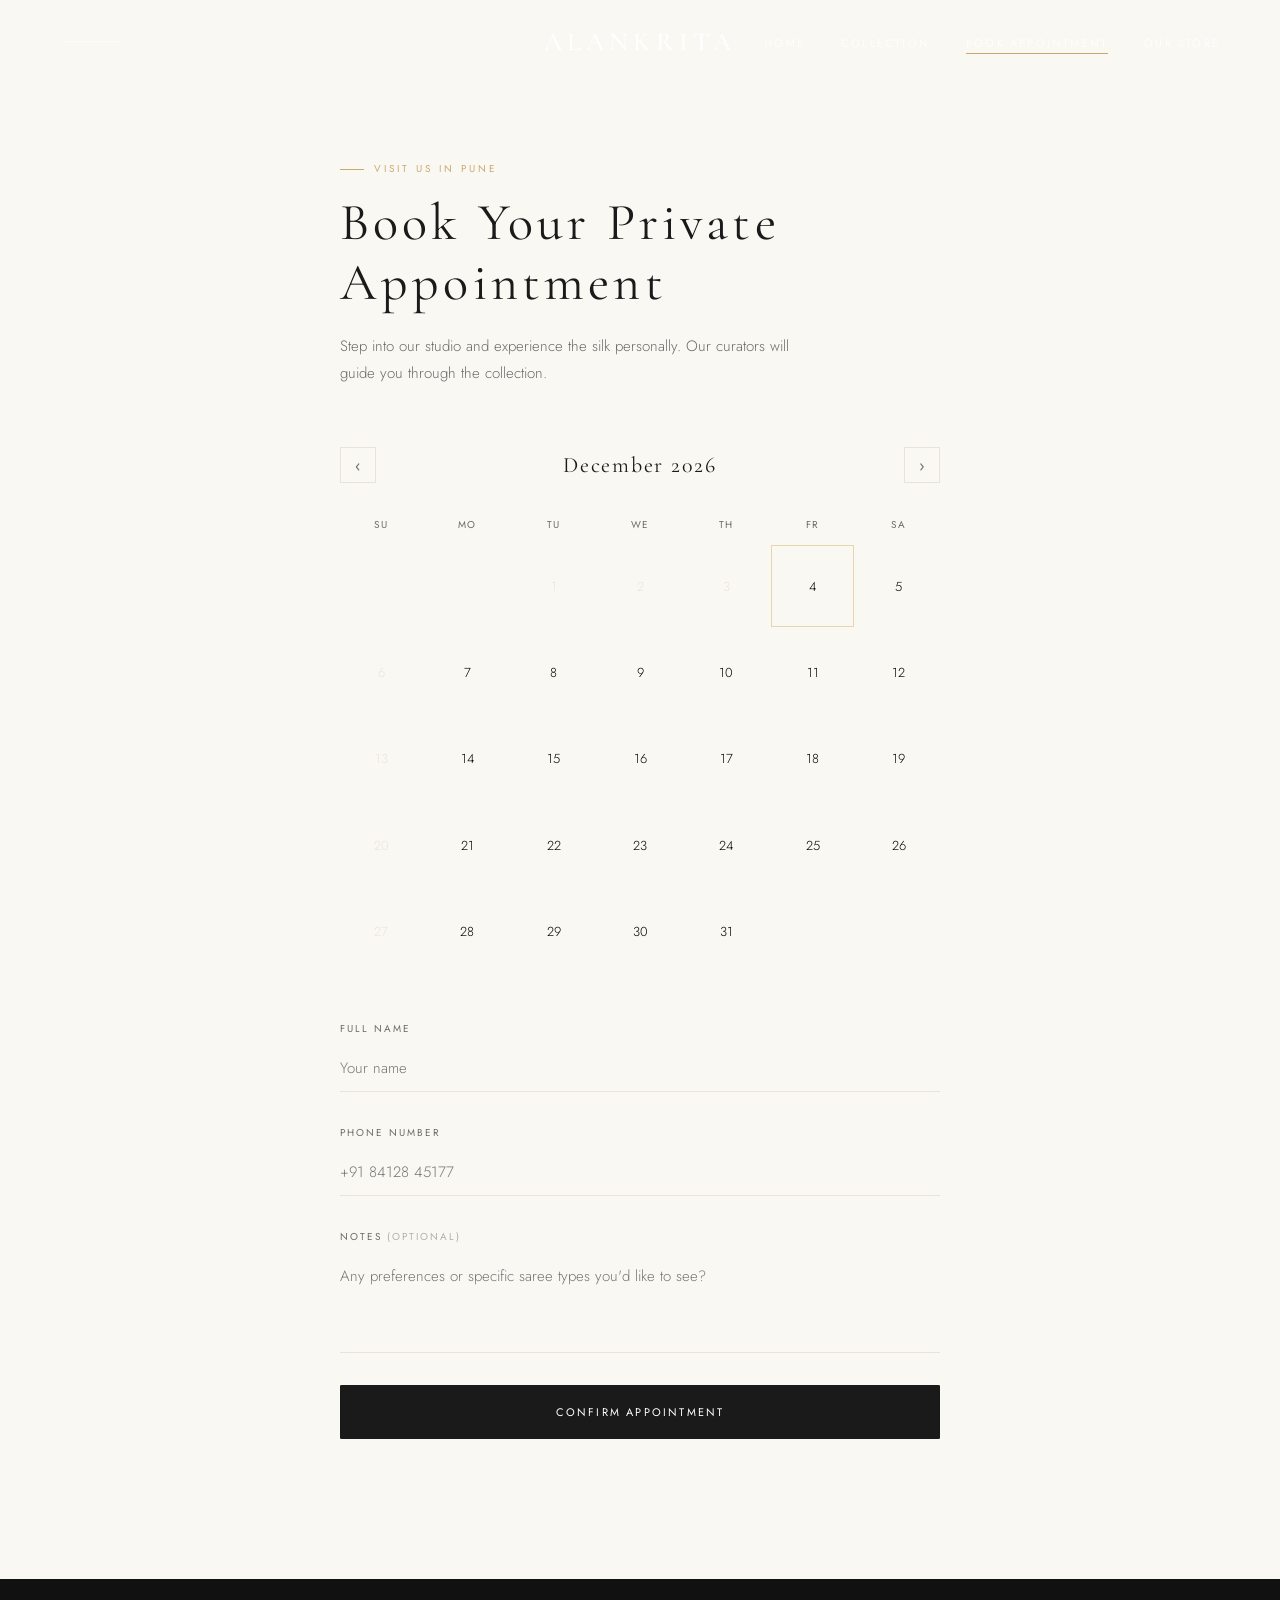
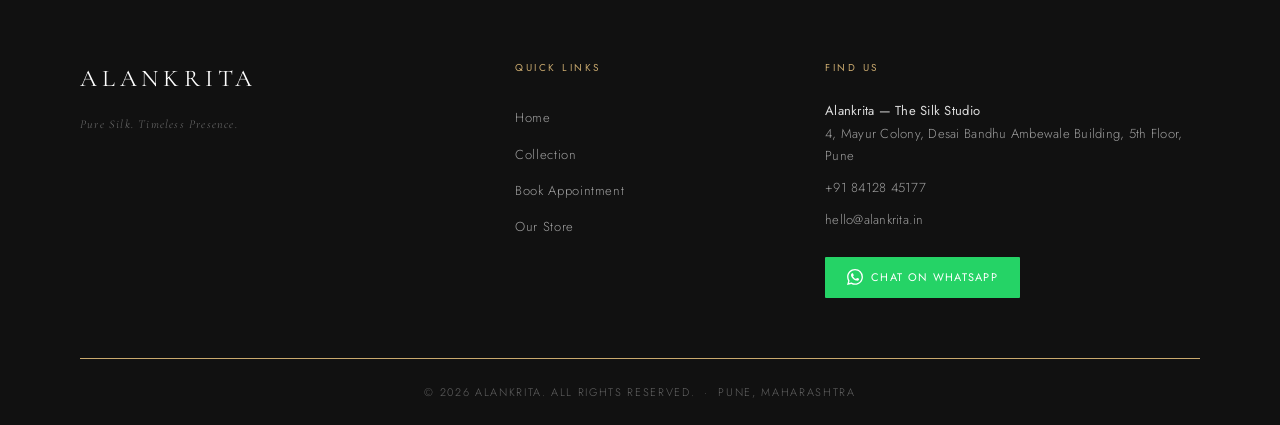
<file: appointment.html>
<!DOCTYPE html>
<html lang="en">
<head>
  <meta charset="UTF-8" />
  <meta name="viewport" content="width=device-width, initial-scale=1.0" />
  <title>Book Appointment — Alankrita</title>
  <meta name="description" content="Book a private silk saree viewing appointment at the Alankrita studio in Pune." />
  <link rel="preconnect" href="https://fonts.googleapis.com" />
  <link rel="preconnect" href="https://fonts.gstatic.com" crossorigin />
  <link rel="stylesheet" href="style.css" />
  <link rel="stylesheet" href="animations.css" />
</head>
<body>

  <!-- NAVBAR -->
  <nav class="navbar" id="navbar">
    <div class="nav-left">
      <div class="nav-left-line"></div>
    </div>
    <a href="index.html" class="nav-logo">Alankrita</a>
    <ul class="nav-links">
      <li><a href="index.html">Home</a></li>
      <li><a href="collection.html">Collection</a></li>
      <li><a href="appointment.html" class="active">Book Appointment</a></li>
      <li><a href="store.html">Our Store</a></li>
    </ul>
    <button class="nav-hamburger" id="hamburger" aria-label="Open menu">
      <span></span><span></span><span></span>
    </button>
  </nav>

  <nav class="nav-mobile-drawer" id="mobileDrawer">
    <a href="index.html">Home</a>
    <a href="collection.html">Collection</a>
    <a href="appointment.html">Book Appointment</a>
    <a href="store.html">Our Store</a>
  </nav>
  <div class="nav-overlay" id="navOverlay"></div>

  <!-- PAGE CONTENT -->
  <div class="appointment-page">
    <div class="appointment-container">

      <!-- Heading -->
      <span class="gold-label reveal">Visit Us in Pune</span>
      <h1 class="appointment-heading reveal reveal-delay-1">Book Your Private<br>Appointment</h1>
      <p class="appointment-sub reveal reveal-delay-2">
        Step into our studio and experience the silk personally. Our curators will guide you through the collection.
      </p>

      <!-- ── FORM SECTION ─────────────────────────────────────── -->
      <div id="apptFormSection">

        <!-- Calendar -->
        <div class="calendar-wrap reveal reveal-delay-1">
          <div class="calendar-header">
            <button class="calendar-nav-btn" id="calPrev" aria-label="Previous month">&#8249;</button>
            <div class="calendar-month" id="calendarMonth">June 2026</div>
            <button class="calendar-nav-btn" id="calNext" aria-label="Next month">&#8250;</button>
          </div>
          <div class="calendar-grid" id="calendarGrid">
            <!-- Rendered by appointment.js -->
          </div>
        </div>

        <!-- Time slots (hidden until date selected) -->
        <div class="time-slots-wrap reveal reveal-delay-2" id="timeSlotsWrap" style="display:none;">
          <div class="time-slots-title">Select a Time</div>
          <div class="time-slots-grid" id="timeSlotsGrid">
            <!-- Rendered by appointment.js -->
          </div>
        </div>

        <!-- Form -->
        <form class="appt-form reveal reveal-delay-3" id="appointmentForm" novalidate>
          <div class="appt-field">
            <label class="appt-label" for="apptName">Full Name</label>
            <input class="appt-input" type="text" id="apptName" name="name" placeholder="Your name" required />
          </div>
          <div class="appt-field">
            <label class="appt-label" for="apptPhone">Phone Number</label>
            <input class="appt-input" type="tel" id="apptPhone" name="phone" placeholder="+91 84128 45177" required />
          </div>
          <div class="appt-field">
            <label class="appt-label" for="apptNotes">Notes <span style="opacity:0.5;">(optional)</span></label>
            <textarea class="appt-textarea" id="apptNotes" name="notes" placeholder="Any preferences or specific saree types you'd like to see?"></textarea>
          </div>
          <button type="submit" class="btn btn-dark btn-full" style="padding:18px 40px;font-size:11px;letter-spacing:0.2em;">
            Confirm Appointment
          </button>
        </form>
      </div>

      <!-- ── CONFIRMATION CARD ─────────────────────────────────── -->
      <div class="confirmation-card" id="confirmationCard">
        <div class="confirmation-icon">
          <svg viewBox="0 0 24 24"><polyline points="20 6 9 17 4 12"/></svg>
        </div>
        <h2 class="confirmation-title">Your appointment is confirmed.</h2>
        <p class="confirmation-detail" id="confirmationDetail">
          <!-- Filled by JS -->
        </p>
        <a href="#" class="btn-whatsapp" id="confirmWhatsapp" target="_blank" rel="noopener" style="display:inline-flex;margin:0 auto 32px;">
          <svg viewBox="0 0 24 24"><path d="M17.472 14.382c-.297-.149-1.758-.867-2.03-.967-.273-.099-.471-.148-.67.15-.197.297-.767.966-.94 1.164-.173.199-.347.223-.644.075-.297-.15-1.255-.463-2.39-1.475-.883-.788-1.48-1.761-1.653-2.059-.173-.297-.018-.458.13-.606.134-.133.298-.347.446-.52.149-.174.198-.298.298-.497.099-.198.05-.371-.025-.52-.075-.149-.669-1.612-.916-2.207-.242-.579-.487-.5-.669-.51-.173-.008-.371-.01-.57-.01-.198 0-.52.074-.792.372-.272.297-1.04 1.016-1.04 2.479 0 1.462 1.065 2.875 1.213 3.074.149.198 2.096 3.2 5.077 4.487.709.306 1.262.489 1.694.625.712.227 1.36.195 1.871.118.571-.085 1.758-.719 2.006-1.413.248-.694.248-1.289.173-1.413-.074-.124-.272-.198-.57-.347m-5.421 7.403h-.004a9.87 9.87 0 01-5.031-1.378l-.361-.214-3.741.982.998-3.648-.235-.374a9.86 9.86 0 01-1.51-5.26c.001-5.45 4.436-9.884 9.888-9.884 2.64 0 5.122 1.03 6.988 2.898a9.825 9.825 0 012.893 6.994c-.003 5.45-4.437 9.884-9.885 9.884m8.413-18.297A11.815 11.815 0 0012.05 0C5.495 0 .16 5.335.157 11.892c0 2.096.547 4.142 1.588 5.945L.057 24l6.305-1.654a11.882 11.882 0 005.683 1.448h.005c6.554 0 11.89-5.335 11.893-11.893a11.821 11.821 0 00-3.48-8.413Z"/></svg>
          Confirm via WhatsApp
        </a>
        <a href="collection.html" class="gold-link" style="display:inline-block;margin-top:8px;">Browse the collection →</a>
      </div>

    </div>
  </div>

  <!-- FOOTER -->
  <footer class="footer">
    <div class="footer-grid">
      <div>
        <div class="footer-logo">Alankrita</div>
        <div class="footer-tagline">Pure Silk. Timeless Presence.</div>
      </div>
      <div>
        <div class="footer-col-title">Quick Links</div>
        <ul class="footer-links">
          <li><a href="index.html">Home</a></li>
          <li><a href="collection.html">Collection</a></li>
          <li><a href="appointment.html">Book Appointment</a></li>
          <li><a href="store.html">Our Store</a></li>
        </ul>
      </div>
      <div>
        <div class="footer-col-title">Find Us</div>
        <p class="footer-contact-item">
          <strong>Alankrita — The Silk Studio</strong><br>
          4, Mayur Colony, Desai Bandhu Ambewale Building, 5th Floor, Pune
        </p>
        <p class="footer-contact-item">+91 84128 45177</p>
        <p class="footer-contact-item">hello@alankrita.in</p>
        <a class="btn-whatsapp" href="https://wa.me/918412845177?text=Hi%2C%20I'm%20interested%20in%20your%20saree%20collection" target="_blank" rel="noopener">
          <svg viewBox="0 0 24 24"><path d="M17.472 14.382c-.297-.149-1.758-.867-2.03-.967-.273-.099-.471-.148-.67.15-.197.297-.767.966-.94 1.164-.173.199-.347.223-.644.075-.297-.15-1.255-.463-2.39-1.475-.883-.788-1.48-1.761-1.653-2.059-.173-.297-.018-.458.13-.606.134-.133.298-.347.446-.52.149-.174.198-.298.298-.497.099-.198.05-.371-.025-.52-.075-.149-.669-1.612-.916-2.207-.242-.579-.487-.5-.669-.51-.173-.008-.371-.01-.57-.01-.198 0-.52.074-.792.372-.272.297-1.04 1.016-1.04 2.479 0 1.462 1.065 2.875 1.213 3.074.149.198 2.096 3.2 5.077 4.487.709.306 1.262.489 1.694.625.712.227 1.36.195 1.871.118.571-.085 1.758-.719 2.006-1.413.248-.694.248-1.289.173-1.413-.074-.124-.272-.198-.57-.347m-5.421 7.403h-.004a9.87 9.87 0 01-5.031-1.378l-.361-.214-3.741.982.998-3.648-.235-.374a9.86 9.86 0 01-1.51-5.26c.001-5.45 4.436-9.884 9.888-9.884 2.64 0 5.122 1.03 6.988 2.898a9.825 9.825 0 012.893 6.994c-.003 5.45-4.437 9.884-9.885 9.884m8.413-18.297A11.815 11.815 0 0012.05 0C5.495 0 .16 5.335.157 11.892c0 2.096.547 4.142 1.588 5.945L.057 24l6.305-1.654a11.882 11.882 0 005.683 1.448h.005c6.554 0 11.89-5.335 11.893-11.893a11.821 11.821 0 00-3.48-8.413Z"/></svg>
          Chat on WhatsApp
        </a>
      </div>
    </div>
    <div class="footer-bottom">
      <p>© 2026 Alankrita. All rights reserved. &nbsp;·&nbsp; Pune, Maharashtra</p>
    </div>
  </footer>

  <script src="main.js"></script>
  <script src="appointment.js"></script>
</body>
</html>
</file>
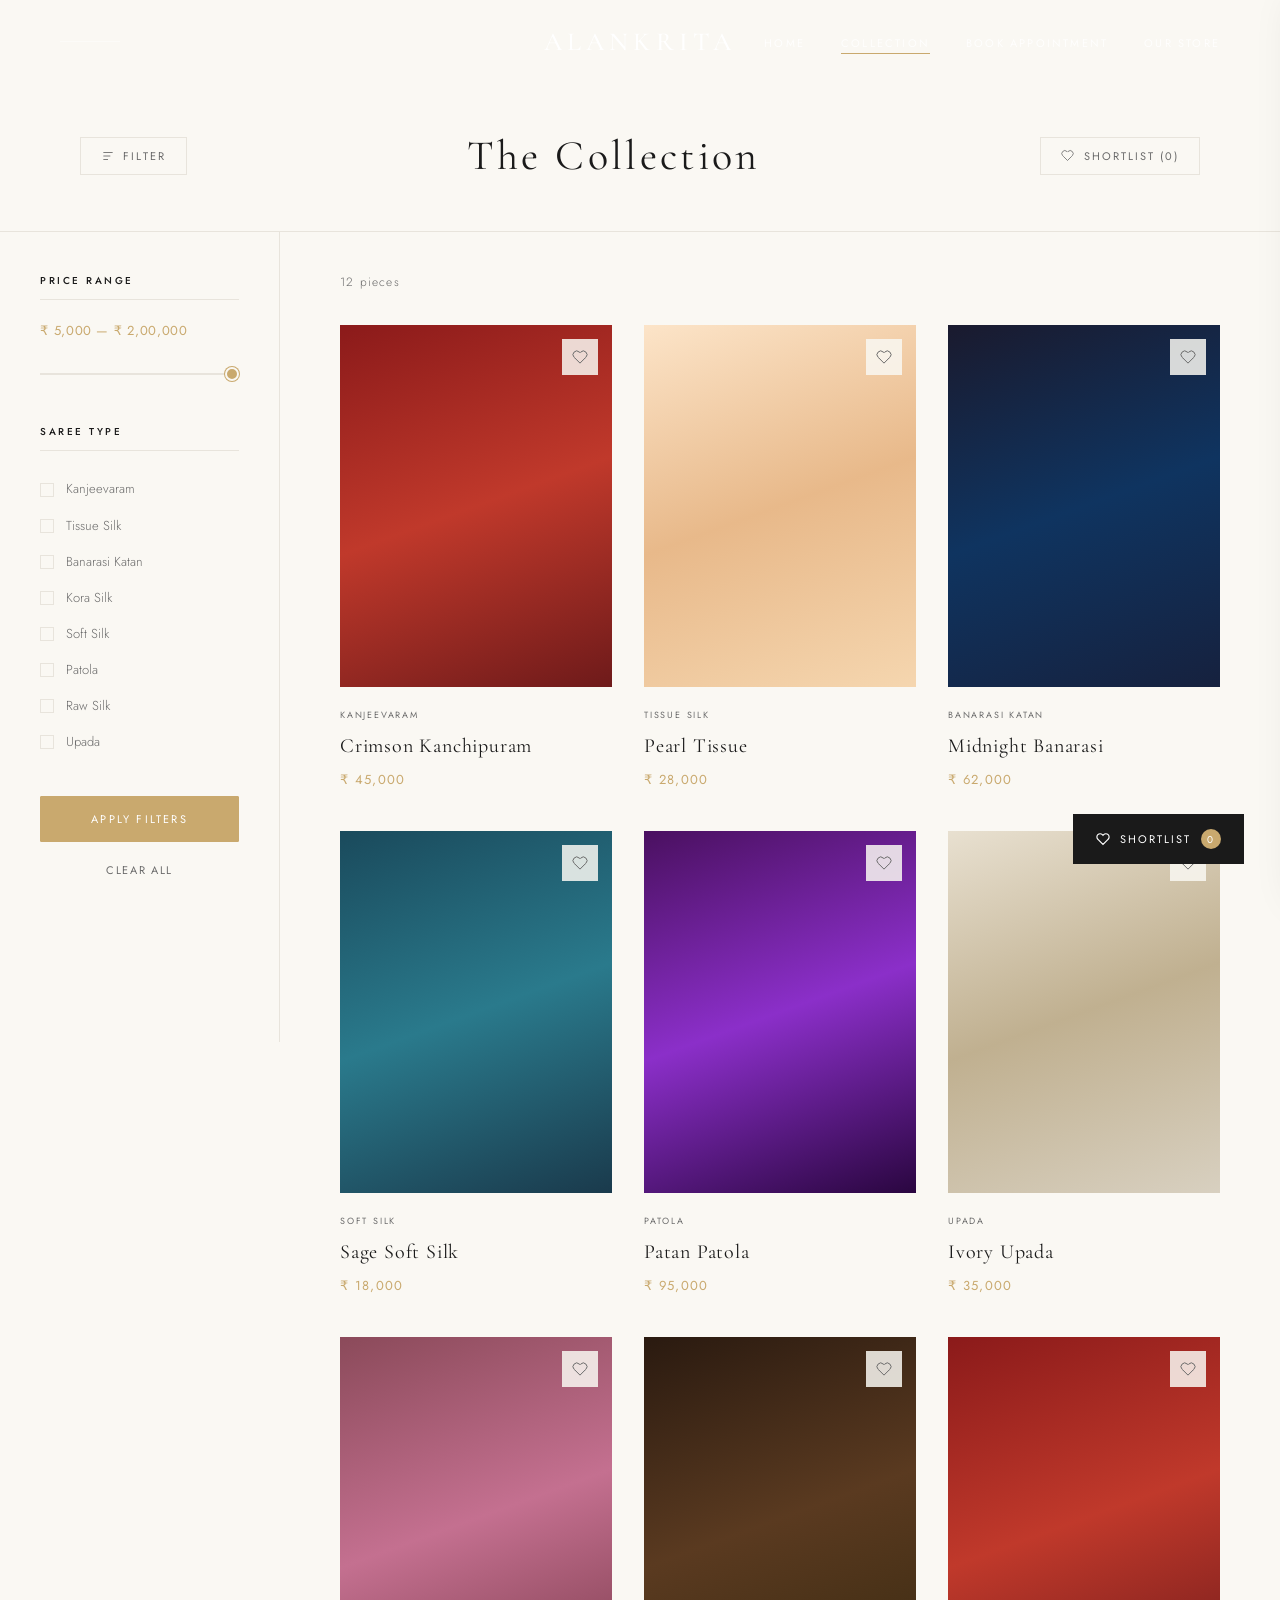
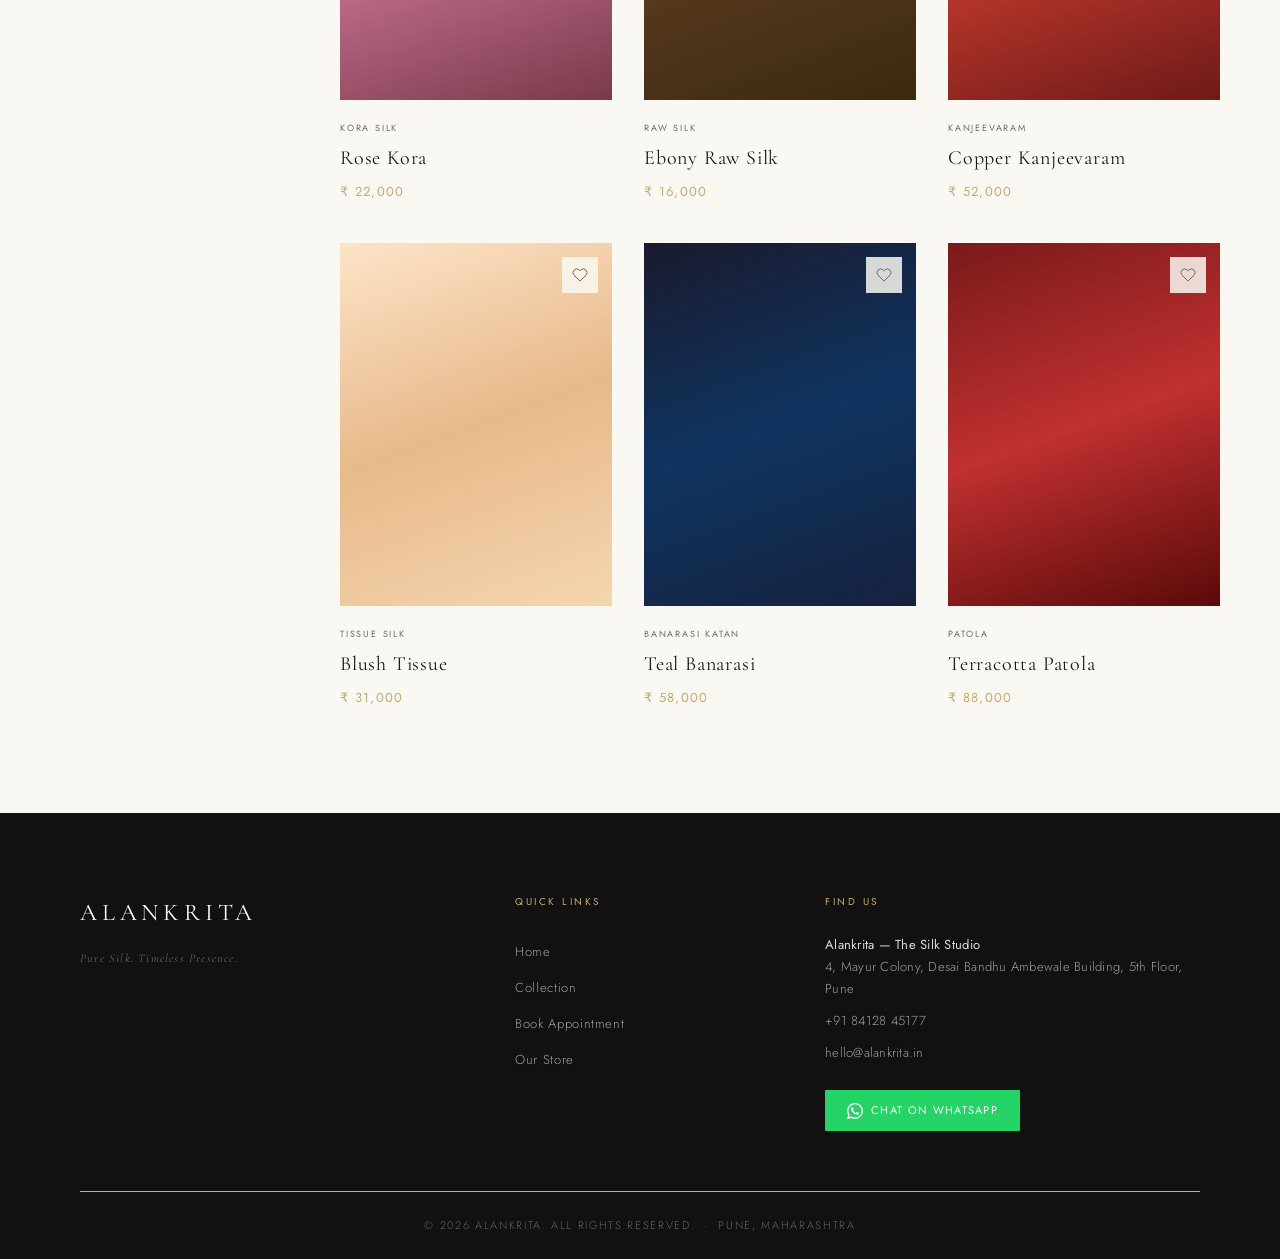
<file: collection.html>
<!DOCTYPE html>
<html lang="en">
<head>
  <meta charset="UTF-8" />
  <meta name="viewport" content="width=device-width, initial-scale=1.0" />
  <title>Collection — Alankrita</title>
  <meta name="description" content="Explore the full Alankrita silk saree collection — Kanjeevaram, Banarasi, Patola, Tissue Silk and more." />
  <link rel="preconnect" href="https://fonts.googleapis.com" />
  <link rel="preconnect" href="https://fonts.gstatic.com" crossorigin />
  <link rel="stylesheet" href="style.css" />
  <link rel="stylesheet" href="animations.css" />
</head>
<body>

  <!-- NAVBAR -->
  <nav class="navbar" id="navbar">
    <div class="nav-left">
      <div class="nav-left-line"></div>
    </div>
    <a href="index.html" class="nav-logo">Alankrita</a>
    <ul class="nav-links">
      <li><a href="index.html">Home</a></li>
      <li><a href="collection.html" class="active">Collection</a></li>
      <li><a href="appointment.html">Book Appointment</a></li>
      <li><a href="store.html">Our Store</a></li>
    </ul>
    <button class="nav-hamburger" id="hamburger" aria-label="Open menu">
      <span></span><span></span><span></span>
    </button>
  </nav>

  <nav class="nav-mobile-drawer" id="mobileDrawer">
    <a href="index.html">Home</a>
    <a href="collection.html">Collection</a>
    <a href="appointment.html">Book Appointment</a>
    <a href="store.html">Our Store</a>
  </nav>
  <div class="nav-overlay" id="navOverlay"></div>

  <!-- TOP BAR -->
  <div class="collection-topbar">
    <button class="filter-toggle-btn" id="filterToggle">
      <svg width="14" height="14" viewBox="0 0 24 24" fill="none" stroke="currentColor" stroke-width="1.5"><line x1="4" y1="6" x2="20" y2="6"/><line x1="4" y1="12" x2="16" y2="12"/><line x1="4" y1="18" x2="12" y2="18"/></svg>
      Filter
    </button>
    <h1 class="collection-title">The Collection</h1>
    <button class="shortlist-count-btn" id="shortlistCountBtn">
      <svg width="13" height="13" viewBox="0 0 24 24" fill="none" stroke="currentColor" stroke-width="1.5"><path d="M20.84 4.61a5.5 5.5 0 0 0-7.78 0L12 5.67l-1.06-1.06a5.5 5.5 0 0 0-7.78 7.78l1.06 1.06L12 21.23l7.78-7.78 1.06-1.06a5.5 5.5 0 0 0 0-7.78z"/></svg>
      <span id="shortlistCountDisplay">SHORTLIST (0)</span>
    </button>
  </div>

  <!-- COLLECTION LAYOUT -->
  <div class="collection-layout">

    <!-- FILTER SIDEBAR -->
    <aside class="filter-sidebar" id="filterSidebar">
      <!-- Price Range -->
      <div class="filter-group">
        <div class="filter-group-title">Price Range</div>
        <div class="price-range-display" id="priceDisplay">₹ 5,000 — ₹ 2,00,000</div>
        <input type="range" class="range-slider" id="priceRange" min="5000" max="200000" step="1000" value="200000" />
      </div>

      <!-- Saree Type -->
      <div class="filter-group">
        <div class="filter-group-title">Saree Type</div>
        <label class="filter-checkbox-item">
          <input type="checkbox" class="type-checkbox" value="Kanjeevaram" />
          <span class="filter-checkbox-label">Kanjeevaram</span>
        </label>
        <label class="filter-checkbox-item">
          <input type="checkbox" class="type-checkbox" value="Tissue Silk" />
          <span class="filter-checkbox-label">Tissue Silk</span>
        </label>
        <label class="filter-checkbox-item">
          <input type="checkbox" class="type-checkbox" value="Banarasi Katan" />
          <span class="filter-checkbox-label">Banarasi Katan</span>
        </label>
        <label class="filter-checkbox-item">
          <input type="checkbox" class="type-checkbox" value="Kora Silk" />
          <span class="filter-checkbox-label">Kora Silk</span>
        </label>
        <label class="filter-checkbox-item">
          <input type="checkbox" class="type-checkbox" value="Soft Silk" />
          <span class="filter-checkbox-label">Soft Silk</span>
        </label>
        <label class="filter-checkbox-item">
          <input type="checkbox" class="type-checkbox" value="Patola" />
          <span class="filter-checkbox-label">Patola</span>
        </label>
        <label class="filter-checkbox-item">
          <input type="checkbox" class="type-checkbox" value="Raw Silk" />
          <span class="filter-checkbox-label">Raw Silk</span>
        </label>
        <label class="filter-checkbox-item">
          <input type="checkbox" class="type-checkbox" value="Upada" />
          <span class="filter-checkbox-label">Upada</span>
        </label>
      </div>

      <button class="btn btn-gold btn-full" id="applyFilters" style="margin-bottom:12px;">Apply Filters</button>
      <button class="filter-clear" id="clearFilters">Clear All</button>
    </aside>

    <!-- PRODUCTS AREA -->
    <main class="products-area">
      <div class="products-count" id="productsCount">12 pieces</div>
      <div class="product-grid" id="productGrid">
        <!-- Rendered by collection.js -->
      </div>
    </main>
  </div>

  <!-- ============================================================
       PRODUCT MODAL
       ============================================================ -->
  <div class="modal-overlay" id="modalOverlay" role="dialog" aria-modal="true">
    <div class="modal-inner">
      <button class="modal-close" id="modalClose" aria-label="Close">×</button>

      <!-- Images -->
      <div class="modal-images">
        <div class="modal-main-image img-placeholder" id="modalMainImage"></div>
        <div class="modal-thumbs">
          <div class="modal-thumb img-placeholder"></div>
          <div class="modal-thumb img-placeholder-ivory"></div>
          <div class="modal-thumb img-placeholder-dark"></div>
        </div>
      </div>

      <!-- Details -->
      <div class="modal-details">
        <div class="modal-type" id="modalType"></div>
        <h2 class="modal-name" id="modalName"></h2>
        <div class="modal-price" id="modalPrice"></div>
        <div class="modal-meta" id="modalMeta"></div>
        <p class="modal-desc" id="modalDesc"></p>
        <div class="modal-actions">
          <button class="btn btn-outline-gold" id="modalShortlistBtn">Add to Shortlist</button>
          <button class="btn btn-dark" id="modalWhatsappBtn">Enquire on WhatsApp</button>
        </div>
      </div>
    </div>
  </div>

  <!-- ============================================================
       SHORTLIST DRAWER
       ============================================================ -->
  <div class="shortlist-overlay" id="shortlistOverlay"></div>

  <div class="shortlist-drawer" id="shortlistDrawer">
    <button class="shortlist-drawer-close" id="shortlistDrawerClose" aria-label="Close shortlist">×</button>
    <h2 class="shortlist-drawer-title">Your Shortlist</h2>
    <div class="shortlist-items" id="shortlistItems">
      <div class="shortlist-empty">Your shortlist is empty.<br>Heart a saree to save it here.</div>
    </div>
    <button class="btn btn-dark btn-full" id="bulkWhatsappBtn" style="margin-top:auto;">
      Enquire All on WhatsApp
    </button>
  </div>

  <!-- SHORTLIST FAB -->
  <button class="shortlist-fab" id="shortlistFab" aria-label="View shortlist">
    <svg width="14" height="14" viewBox="0 0 24 24" fill="none" stroke="currentColor" stroke-width="2"><path d="M20.84 4.61a5.5 5.5 0 0 0-7.78 0L12 5.67l-1.06-1.06a5.5 5.5 0 0 0-7.78 7.78l1.06 1.06L12 21.23l7.78-7.78 1.06-1.06a5.5 5.5 0 0 0 0-7.78z"/></svg>
    Shortlist
    <span class="shortlist-fab-count" id="fabCount">0</span>
  </button>

  <!-- FOOTER -->
  <footer class="footer">
    <div class="footer-grid">
      <div>
        <div class="footer-logo">Alankrita</div>
        <div class="footer-tagline">Pure Silk. Timeless Presence.</div>
      </div>
      <div>
        <div class="footer-col-title">Quick Links</div>
        <ul class="footer-links">
          <li><a href="index.html">Home</a></li>
          <li><a href="collection.html">Collection</a></li>
          <li><a href="appointment.html">Book Appointment</a></li>
          <li><a href="store.html">Our Store</a></li>
        </ul>
      </div>
      <div>
        <div class="footer-col-title">Find Us</div>
        <p class="footer-contact-item">
          <strong>Alankrita — The Silk Studio</strong><br>
          4, Mayur Colony, Desai Bandhu Ambewale Building, 5th Floor, Pune
        </p>
        <p class="footer-contact-item">+91 84128 45177</p>
        <p class="footer-contact-item">hello@alankrita.in</p>
        <a class="btn-whatsapp" href="https://wa.me/918412845177?text=Hi%2C%20I'm%20interested%20in%20your%20saree%20collection" target="_blank" rel="noopener">
          <svg viewBox="0 0 24 24"><path d="M17.472 14.382c-.297-.149-1.758-.867-2.03-.967-.273-.099-.471-.148-.67.15-.197.297-.767.966-.94 1.164-.173.199-.347.223-.644.075-.297-.15-1.255-.463-2.39-1.475-.883-.788-1.48-1.761-1.653-2.059-.173-.297-.018-.458.13-.606.134-.133.298-.347.446-.52.149-.174.198-.298.298-.497.099-.198.05-.371-.025-.52-.075-.149-.669-1.612-.916-2.207-.242-.579-.487-.5-.669-.51-.173-.008-.371-.01-.57-.01-.198 0-.52.074-.792.372-.272.297-1.04 1.016-1.04 2.479 0 1.462 1.065 2.875 1.213 3.074.149.198 2.096 3.2 5.077 4.487.709.306 1.262.489 1.694.625.712.227 1.36.195 1.871.118.571-.085 1.758-.719 2.006-1.413.248-.694.248-1.289.173-1.413-.074-.124-.272-.198-.57-.347m-5.421 7.403h-.004a9.87 9.87 0 01-5.031-1.378l-.361-.214-3.741.982.998-3.648-.235-.374a9.86 9.86 0 01-1.51-5.26c.001-5.45 4.436-9.884 9.888-9.884 2.64 0 5.122 1.03 6.988 2.898a9.825 9.825 0 012.893 6.994c-.003 5.45-4.437 9.884-9.885 9.884m8.413-18.297A11.815 11.815 0 0012.05 0C5.495 0 .16 5.335.157 11.892c0 2.096.547 4.142 1.588 5.945L.057 24l6.305-1.654a11.882 11.882 0 005.683 1.448h.005c6.554 0 11.89-5.335 11.893-11.893a11.821 11.821 0 00-3.48-8.413Z"/></svg>
          Chat on WhatsApp
        </a>
      </div>
    </div>
    <div class="footer-bottom">
      <p>© 2026 Alankrita. All rights reserved. &nbsp;·&nbsp; Pune, Maharashtra</p>
    </div>
  </footer>

  <script src="main.js"></script>
  <script src="collection.js"></script>
</body>
</html>
</file>
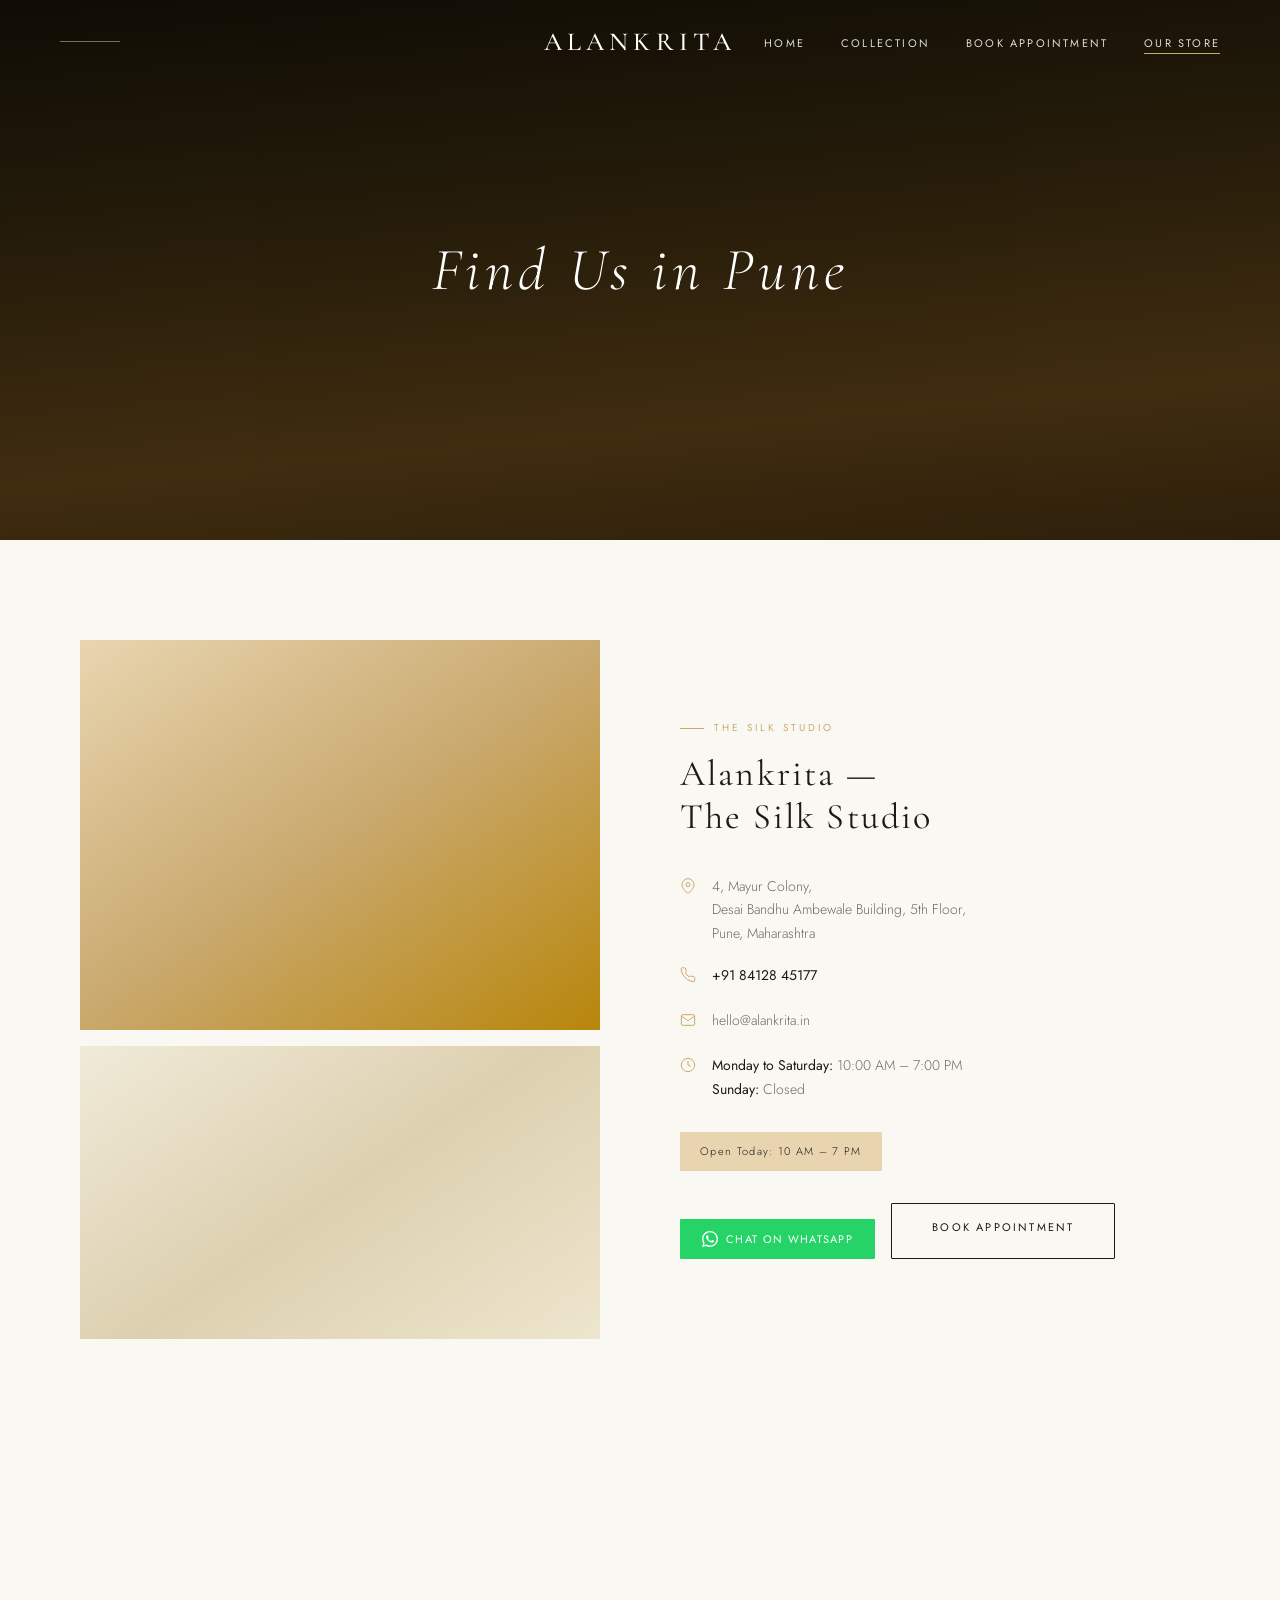
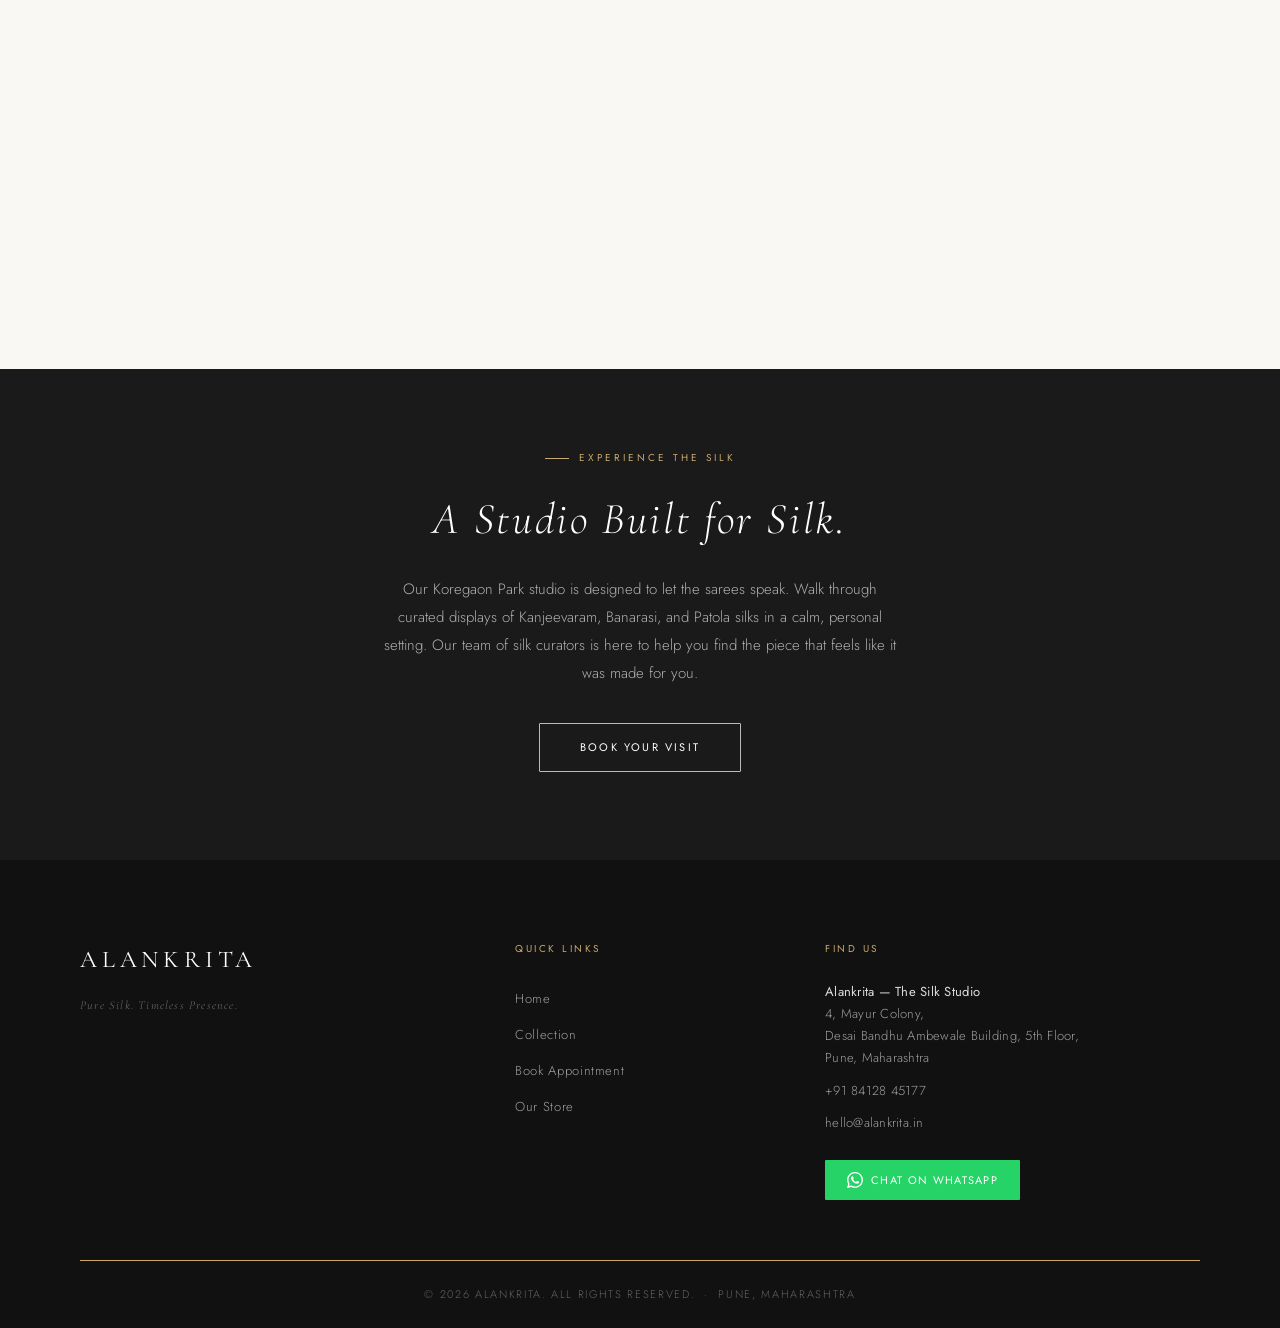
<file: store.html>
<!DOCTYPE html>
<html lang="en">
<head>
  <meta charset="UTF-8" />
  <meta name="viewport" content="width=device-width, initial-scale=1.0" />
  <title>Our Store — Alankrita, Pune</title>
  <meta name="description" content="Visit the Alankrita Silk Studio in Koregaon Park, Pune. Experience luxury silk sarees in person." />
  <link rel="preconnect" href="https://fonts.googleapis.com" />
  <link rel="preconnect" href="https://fonts.gstatic.com" crossorigin />
  <link rel="stylesheet" href="style.css" />
  <link rel="stylesheet" href="animations.css" />
</head>
<body>

  <!-- NAVBAR -->
  <nav class="navbar" id="navbar">
    <div class="nav-left">
      <div class="nav-left-line"></div>
    </div>
    <a href="index.html" class="nav-logo">Alankrita</a>
    <ul class="nav-links">
      <li><a href="index.html">Home</a></li>
      <li><a href="collection.html">Collection</a></li>
      <li><a href="appointment.html">Book Appointment</a></li>
      <li><a href="store.html" class="active">Our Store</a></li>
    </ul>
    <button class="nav-hamburger" id="hamburger" aria-label="Open menu">
      <span></span><span></span><span></span>
    </button>
  </nav>

  <nav class="nav-mobile-drawer" id="mobileDrawer">
    <a href="index.html">Home</a>
    <a href="collection.html">Collection</a>
    <a href="appointment.html">Book Appointment</a>
    <a href="store.html">Our Store</a>
  </nav>
  <div class="nav-overlay" id="navOverlay"></div>

  <!-- ============================================================
       STORE HERO
       ============================================================ -->
  <div class="store-hero" style="margin-top:0;">
    <div class="store-hero-img img-placeholder-dark" style="background:linear-gradient(175deg,#1a1408 0%,#3d2e10 30%,#6B4A1A 60%,#2a1e08 100%);"></div>
    <div class="store-hero-overlay">
      <h1>Find Us in Pune</h1>
    </div>
  </div>

  <!-- ============================================================
       STORE INFO
       ============================================================ -->
  <section class="store-info-section">
    <!-- Store Images -->
    <div class="store-images reveal">
      <div class="store-img-1 img-placeholder" style="background:linear-gradient(145deg,#E8D5B0 0%,#C9A96E 50%,#B8860B 100%);"></div>
      <div class="store-img-2 img-placeholder-ivory" style="background:linear-gradient(145deg,#F0EAD8 0%,#DDD0B0 50%,#EDE5CD 100%);"></div>
    </div>

    <!-- Store Info -->
    <div>
      <span class="gold-label reveal">The Silk Studio</span>
      <h2 class="store-info-name reveal reveal-delay-1">Alankrita —<br>The Silk Studio</h2>

      <!-- Address -->
      <div class="store-info-detail reveal reveal-delay-2">
        <div class="store-info-icon">
          <svg viewBox="0 0 24 24"><path d="M21 10c0 7-9 13-9 13s-9-6-9-13a9 9 0 0 1 18 0z"/><circle cx="12" cy="10" r="3"/></svg>
        </div>
        <div class="store-info-text">
          4, Mayur Colony,<br>
          Desai Bandhu Ambewale Building, 5th Floor,<br>
          Pune, Maharashtra
        </div>
      </div>

      <!-- Phone -->
      <div class="store-info-detail reveal reveal-delay-2">
        <div class="store-info-icon">
          <svg viewBox="0 0 24 24"><path d="M22 16.92v3a2 2 0 0 1-2.18 2 19.79 19.79 0 0 1-8.63-3.07A19.5 19.5 0 0 1 4.69 12 19.79 19.79 0 0 1 1.61 3.4 2 2 0 0 1 3.6 1.22h3a2 2 0 0 1 2 1.72 12.84 12.84 0 0 0 .7 2.81 2 2 0 0 1-.45 2.11L7.91 8.8a16 16 0 0 0 6 6l.71-.71a2 2 0 0 1 2.11-.45 12.84 12.84 0 0 0 2.81.7A2 2 0 0 1 22 16.92z"/></svg>
        </div>
        <div class="store-info-text">
          <strong><a href="tel:+918412845177" style="color:inherit;">+91 84128 45177</a></strong>
        </div>
      </div>

      <!-- Email -->
      <div class="store-info-detail reveal reveal-delay-2">
        <div class="store-info-icon">
          <svg viewBox="0 0 24 24"><path d="M4 4h16c1.1 0 2 .9 2 2v12c0 1.1-.9 2-2 2H4c-1.1 0-2-.9-2-2V6c0-1.1.9-2 2-2z"/><polyline points="22,6 12,13 2,6"/></svg>
        </div>
        <div class="store-info-text">
          <a href="mailto:hello@alankrita.in" style="color:inherit;">hello@alankrita.in</a>
        </div>
      </div>

      <!-- Hours -->
      <div class="store-info-detail reveal reveal-delay-3">
        <div class="store-info-icon">
          <svg viewBox="0 0 24 24"><circle cx="12" cy="12" r="10"/><polyline points="12 6 12 12 16 14"/></svg>
        </div>
        <div class="store-info-text">
          <strong>Monday to Saturday:</strong> 10:00 AM – 7:00 PM<br>
          <strong>Sunday:</strong> Closed
        </div>
      </div>

      <div class="store-hours-badge reveal reveal-delay-3">Open Today: 10 AM – 7 PM</div>

      <div class="store-ctas reveal reveal-delay-4">
        <a class="btn-whatsapp" href="https://wa.me/918412845177?text=Hi%2C%20I'd%20like%20to%20visit%20the%20Alankrita%20store" target="_blank" rel="noopener">
          <svg viewBox="0 0 24 24"><path d="M17.472 14.382c-.297-.149-1.758-.867-2.03-.967-.273-.099-.471-.148-.67.15-.197.297-.767.966-.94 1.164-.173.199-.347.223-.644.075-.297-.15-1.255-.463-2.39-1.475-.883-.788-1.48-1.761-1.653-2.059-.173-.297-.018-.458.13-.606.134-.133.298-.347.446-.52.149-.174.198-.298.298-.497.099-.198.05-.371-.025-.52-.075-.149-.669-1.612-.916-2.207-.242-.579-.487-.5-.669-.51-.173-.008-.371-.01-.57-.01-.198 0-.52.074-.792.372-.272.297-1.04 1.016-1.04 2.479 0 1.462 1.065 2.875 1.213 3.074.149.198 2.096 3.2 5.077 4.487.709.306 1.262.489 1.694.625.712.227 1.36.195 1.871.118.571-.085 1.758-.719 2.006-1.413.248-.694.248-1.289.173-1.413-.074-.124-.272-.198-.57-.347m-5.421 7.403h-.004a9.87 9.87 0 01-5.031-1.378l-.361-.214-3.741.982.998-3.648-.235-.374a9.86 9.86 0 01-1.51-5.26c.001-5.45 4.436-9.884 9.888-9.884 2.64 0 5.122 1.03 6.988 2.898a9.825 9.825 0 012.893 6.994c-.003 5.45-4.437 9.884-9.885 9.884m8.413-18.297A11.815 11.815 0 0012.05 0C5.495 0 .16 5.335.157 11.892c0 2.096.547 4.142 1.588 5.945L.057 24l6.305-1.654a11.882 11.882 0 005.683 1.448h.005c6.554 0 11.89-5.335 11.893-11.893a11.821 11.821 0 00-3.48-8.413Z"/></svg>
          Chat on WhatsApp
        </a>
        <a href="appointment.html" class="btn btn-outline-dark">Book Appointment</a>
      </div>
    </div>
  </section>

  <!-- ============================================================
       GOOGLE MAPS
       ============================================================ -->
  <div class="map-section reveal">
    <iframe
      title="Alankrita Silk Studio — Koregaon Park, Pune"
      src="https://www.google.com/maps/embed?pb=!1m18!1m12!1m3!1d3782.2055439614633!2d73.89248731489546!3d18.536715887392443!2m3!1f0!2f0!3f0!3m2!1i1024!2i768!4f13.1!3m3!1m2!1s0x3bc2c06b3ed3d7a7%3A0x1c7b6f3c5e4b2a5d!2sKoregaon%20Park%2C%20Pune%2C%20Maharashtra!5e0!3m2!1sen!2sin!4v1718000000000!5m2!1sen!2sin"
      allowfullscreen=""
      loading="lazy"
      referrerpolicy="no-referrer-when-downgrade">
    </iframe>
  </div>

  <!-- ============================================================
       VISIT SECTION
       ============================================================ -->
  <section class="store-visit-section">
    <span class="gold-label reveal">Experience the Silk</span>
    <h2 class="store-visit-heading reveal reveal-delay-1">A Studio Built for Silk.</h2>
    <p class="store-visit-text reveal reveal-delay-2">
      Our Koregaon Park studio is designed to let the sarees speak. Walk through curated displays of Kanjeevaram, Banarasi, and Patola silks in a calm, personal setting. Our team of silk curators is here to help you find the piece that feels like it was made for you.
    </p>
    <div class="reveal reveal-delay-3">
      <a href="appointment.html" class="btn btn-outline-ivory">Book Your Visit</a>
    </div>
  </section>

  <!-- FOOTER -->
  <footer class="footer">
    <div class="footer-grid">
      <div>
        <div class="footer-logo">Alankrita</div>
        <div class="footer-tagline">Pure Silk. Timeless Presence.</div>
      </div>
      <div>
        <div class="footer-col-title">Quick Links</div>
        <ul class="footer-links">
          <li><a href="index.html">Home</a></li>
          <li><a href="collection.html">Collection</a></li>
          <li><a href="appointment.html">Book Appointment</a></li>
          <li><a href="store.html">Our Store</a></li>
        </ul>
      </div>
      <div>
        <div class="footer-col-title">Find Us</div>
        <p class="footer-contact-item">
          <strong>Alankrita — The Silk Studio</strong><br>
          4, Mayur Colony,<br>
          Desai Bandhu Ambewale Building, 5th Floor,<br>
          Pune, Maharashtra
        </p>
        <p class="footer-contact-item">+91 84128 45177</p>
        <p class="footer-contact-item">hello@alankrita.in</p>
        <a class="btn-whatsapp" href="https://wa.me/918412845177?text=Hi%2C%20I'm%20interested%20in%20your%20saree%20collection" target="_blank" rel="noopener">
          <svg viewBox="0 0 24 24"><path d="M17.472 14.382c-.297-.149-1.758-.867-2.03-.967-.273-.099-.471-.148-.67.15-.197.297-.767.966-.94 1.164-.173.199-.347.223-.644.075-.297-.15-1.255-.463-2.39-1.475-.883-.788-1.48-1.761-1.653-2.059-.173-.297-.018-.458.13-.606.134-.133.298-.347.446-.52.149-.174.198-.298.298-.497.099-.198.05-.371-.025-.52-.075-.149-.669-1.612-.916-2.207-.242-.579-.487-.5-.669-.51-.173-.008-.371-.01-.57-.01-.198 0-.52.074-.792.372-.272.297-1.04 1.016-1.04 2.479 0 1.462 1.065 2.875 1.213 3.074.149.198 2.096 3.2 5.077 4.487.709.306 1.262.489 1.694.625.712.227 1.36.195 1.871.118.571-.085 1.758-.719 2.006-1.413.248-.694.248-1.289.173-1.413-.074-.124-.272-.198-.57-.347m-5.421 7.403h-.004a9.87 9.87 0 01-5.031-1.378l-.361-.214-3.741.982.998-3.648-.235-.374a9.86 9.86 0 01-1.51-5.26c.001-5.45 4.436-9.884 9.888-9.884 2.64 0 5.122 1.03 6.988 2.898a9.825 9.825 0 012.893 6.994c-.003 5.45-4.437 9.884-9.885 9.884m8.413-18.297A11.815 11.815 0 0012.05 0C5.495 0 .16 5.335.157 11.892c0 2.096.547 4.142 1.588 5.945L.057 24l6.305-1.654a11.882 11.882 0 005.683 1.448h.005c6.554 0 11.89-5.335 11.893-11.893a11.821 11.821 0 00-3.48-8.413Z"/></svg>
          Chat on WhatsApp
        </a>
      </div>
    </div>
    <div class="footer-bottom">
      <p>© 2026 Alankrita. All rights reserved. &nbsp;·&nbsp; Pune, Maharashtra</p>
    </div>
  </footer>

  <script src="main.js"></script>
</body>
</html>
</file>
<file: style.css>
/* ============================================================
   ALANKRITA — LUXURY SILK SAREE WEBSITE
   style.css — Main Stylesheet
   ============================================================ */

/* Google Fonts */
@import url('https://fonts.googleapis.com/css2?family=Cormorant+Garamond:ital,wght@0,300;0,400;0,500;0,600;1,300;1,400;1,500&family=Jost:wght@300;400;500&display=swap');

/* ============================================================
   CSS CUSTOM PROPERTIES
   ============================================================ */
:root {
  --bg: #FAF8F3;
  --text-primary: #1A1A1A;
  --text-secondary: #6B6B6B;
  --accent-gold: #C9A96E;
  --gold-light: #E8D5B0;
  --white: #FFFFFF;
  --border: #E8E4DC;
  --dark: #1A1A1A;
  --dark-footer: #111111;
  --font-heading: 'Cormorant Garamond', Georgia, serif;
  --font-body: 'Jost', system-ui, sans-serif;
  --ls-heading: 0.08em;
  --ls-nav: 0.15em;
  --ls-label: 0.3em;
  --sp-xs: 8px;
  --sp-sm: 16px;
  --sp-md: 32px;
  --sp-lg: 64px;
  --sp-xl: 120px;
  --section-pad: 100px;
  --transition-fast: 0.3s ease;
  --transition-med: 0.6s ease;
  --transition-slow: 1.2s ease;
}

/* ============================================================
   RESET & BASE
   ============================================================ */
*, *::before, *::after { box-sizing: border-box; margin: 0; padding: 0; }

html { scroll-behavior: smooth; font-size: 16px; }

body {
  background-color: var(--bg);
  color: var(--text-primary);
  font-family: var(--font-body);
  font-weight: 300;
  line-height: 1.7;
  -webkit-font-smoothing: antialiased;
}

img { max-width: 100%; display: block; }
a { color: inherit; text-decoration: none; }
ul { list-style: none; }
button { cursor: pointer; font-family: var(--font-body); background: none; border: none; }
input, textarea, select { font-family: var(--font-body); }

/* Custom scrollbar */
::-webkit-scrollbar { width: 4px; height: 4px; }
::-webkit-scrollbar-track { background: var(--bg); }
::-webkit-scrollbar-thumb { background: var(--accent-gold); border-radius: 2px; }

/* ============================================================
   TYPOGRAPHY UTILITIES
   ============================================================ */
.gold-label {
  font-family: var(--font-body);
  font-size: 10px;
  letter-spacing: var(--ls-label);
  color: var(--accent-gold);
  text-transform: uppercase;
  font-weight: 400;
  display: block;
  margin-bottom: var(--sp-sm);
}

/* ============================================================
   IMAGE PLACEHOLDERS
   ============================================================ */
.img-placeholder {
  background: linear-gradient(135deg, #E8D5B0 0%, #C9A96E 50%, #E8D5B0 100%);
  background-size: 200% 200%;
  animation: shimmer 3s ease infinite;
}
.img-placeholder-dark {
  background: linear-gradient(135deg, #2a2018 0%, #4a3728 50%, #2a2018 100%);
  background-size: 200% 200%;
  animation: shimmer 3s ease infinite;
}
.img-placeholder-ivory {
  background: linear-gradient(135deg, #F5EFE0 0%, #EDE3CC 50%, #F5EFE0 100%);
  background-size: 200% 200%;
  animation: shimmer 4s ease infinite;
}
.img-placeholder-silk1 { background: linear-gradient(160deg, #8B1A1A 0%, #C0392B 30%, #922B21 60%, #6E1A1A 100%); }
.img-placeholder-silk2 { background: linear-gradient(160deg, #F5EFE0 0%, #C9A96E 40%, #B8860B 100%); }
.img-placeholder-silk3 { background: linear-gradient(160deg, #1A1A2E 0%, #16213E 40%, #0F3460 100%); }
.img-placeholder-silk4 { background: linear-gradient(160deg, #2D5016 0%, #4A7C28 40%, #3D6B1F 100%); }
.img-placeholder-silk5 { background: linear-gradient(160deg, #5C1A5C 0%, #8B2FC9 40%, #6A0DAD 100%); }
.img-placeholder-silk6 { background: linear-gradient(160deg, #8B4513 0%, #C47624 40%, #A0522D 100%); }

/* ============================================================
   BUTTONS
   ============================================================ */
.btn {
  display: inline-block;
  font-family: var(--font-body);
  font-size: 11px;
  font-weight: 400;
  letter-spacing: 0.2em;
  text-transform: uppercase;
  padding: 14px 40px;
  border-radius: 1px;
  transition: all var(--transition-fast);
  cursor: pointer;
}
.btn-outline-ivory { border: 1px solid rgba(255,255,255,0.7); color: var(--white); background: transparent; }
.btn-outline-ivory:hover { background: var(--accent-gold); border-color: var(--accent-gold); color: var(--white); }
.btn-outline-dark { border: 1px solid var(--text-primary); color: var(--text-primary); background: transparent; }
.btn-outline-dark:hover { background: var(--text-primary); color: var(--white); }
.btn-outline-gold { border: 1px solid var(--accent-gold); color: var(--accent-gold); background: transparent; }
.btn-outline-gold:hover { background: var(--accent-gold); color: var(--white); }
.btn-dark { border: 1px solid var(--text-primary); color: var(--white); background: var(--text-primary); }
.btn-dark:hover { background: var(--accent-gold); border-color: var(--accent-gold); color: var(--white); }
.btn-gold { border: 1px solid var(--accent-gold); color: var(--white); background: var(--accent-gold); }
.btn-gold:hover { background: #b8924d; border-color: #b8924d; }
.btn-full { width: 100%; text-align: center; display: block; }

/* ============================================================
   NAVBAR
   ============================================================ */
.navbar {
  position: fixed;
  top: 0; left: 0;
  width: 100%;
  z-index: 1000;
  display: flex;
  align-items: center;
  justify-content: space-between;
  padding: 28px 60px;
  background: transparent;
  border-bottom: 1px solid transparent;
  transition: background 0.5s ease, border-color 0.5s ease, padding 0.5s ease;
}
.navbar.scrolled {
  background: rgba(250,248,243,0.97);
  backdrop-filter: blur(10px);
  -webkit-backdrop-filter: blur(10px);
  border-bottom-color: var(--border);
  padding: 20px 60px;
}
.nav-logo {
  font-family: var(--font-heading);
  font-size: 26px;
  font-weight: 500;
  letter-spacing: 0.2em;
  text-transform: uppercase;
  color: var(--white);
  transition: color 0.5s ease;
  position: absolute;
  left: 50%;
  transform: translateX(-50%);
  white-space: nowrap;
}
.navbar.scrolled .nav-logo { color: var(--text-primary); }
.nav-left { flex: 1; display: flex; align-items: center; }
.nav-left-line {
  width: 60px; height: 1px;
  background: rgba(255,255,255,0.4);
  transition: background 0.5s ease;
}
.navbar.scrolled .nav-left-line { background: var(--border); }
.nav-links {
  flex: 1;
  display: flex;
  align-items: center;
  justify-content: flex-end;
  gap: 36px;
}
.nav-links a {
  font-size: 11px;
  letter-spacing: 0.2em;
  text-transform: uppercase;
  font-weight: 400;
  color: rgba(255,255,255,0.85);
  transition: color var(--transition-fast);
  position: relative;
}
.nav-links a::after {
  content: '';
  position: absolute;
  bottom: -3px; left: 0;
  width: 0; height: 1px;
  background: var(--accent-gold);
  transition: width var(--transition-fast);
}
.nav-links a:hover::after, .nav-links a.active::after { width: 100%; }
.navbar.scrolled .nav-links a { color: var(--text-secondary); }
.navbar.scrolled .nav-links a:hover { color: var(--text-primary); }

/* Hamburger */
.nav-hamburger {
  display: none;
  flex-direction: column;
  gap: 5px;
  cursor: pointer;
  padding: 4px;
  z-index: 1001;
}
.nav-hamburger span {
  display: block;
  width: 24px; height: 1px;
  background: var(--white);
  transition: all 0.4s ease;
}
.navbar.scrolled .nav-hamburger span { background: var(--text-primary); }
.nav-hamburger.open span:nth-child(1) { transform: translateY(6px) rotate(45deg); }
.nav-hamburger.open span:nth-child(2) { opacity: 0; }
.nav-hamburger.open span:nth-child(3) { transform: translateY(-6px) rotate(-45deg); }

/* Mobile nav drawer */
.nav-mobile-drawer {
  display: none;
  position: fixed;
  top: 0; right: -100%;
  width: 75%; max-width: 320px;
  height: 100vh;
  background: var(--bg);
  z-index: 999;
  padding: 100px 40px 40px;
  transition: right 0.5s ease;
  box-shadow: -4px 0 30px rgba(0,0,0,0.08);
}
.nav-mobile-drawer.open { right: 0; }
.nav-mobile-drawer a {
  display: block;
  font-size: 14px;
  letter-spacing: 0.2em;
  text-transform: uppercase;
  color: var(--text-primary);
  padding: 16px 0;
  border-bottom: 1px solid var(--border);
  transition: color var(--transition-fast);
}
.nav-mobile-drawer a:hover { color: var(--accent-gold); }
.nav-overlay {
  display: none;
  position: fixed;
  inset: 0;
  background: rgba(0,0,0,0.4);
  z-index: 998;
}
.nav-overlay.open { display: block; }

/* ============================================================
   HERO SECTION
   ============================================================ */
.hero {
  position: relative;
  height: 100vh;
  overflow: hidden;
}
.hero-strip-wrapper {
  position: absolute;
  inset: 0;
  display: flex;
  overflow: hidden;
}
.hero-strip {
  display: flex;
  animation: marquee 30s linear infinite;
  will-change: transform;
}
.hero-strip-image {
  flex-shrink: 0;
  width: 600px;
  height: 100vh;
}
.hero-overlay {
  position: absolute;
  inset: 0;
  background: rgba(0,0,0,0.32);
  display: flex;
  flex-direction: column;
  align-items: center;
  justify-content: center;
  text-align: center;
  padding: 0 var(--sp-md);
}
.hero-label {
  font-family: var(--font-body);
  font-size: 10px;
  letter-spacing: var(--ls-label);
  color: var(--accent-gold);
  text-transform: uppercase;
  font-weight: 400;
  margin-bottom: 24px;
}
.hero-headline {
  font-family: var(--font-heading);
  font-size: 80px;
  font-style: italic;
  font-weight: 300;
  color: var(--white);
  letter-spacing: 0.04em;
  line-height: 1.1;
  margin-bottom: 24px;
}
.hero-subtext {
  font-size: 14px;
  color: rgba(255,255,255,0.8);
  font-weight: 300;
  letter-spacing: 0.05em;
  margin-bottom: 48px;
  max-width: 400px;
}

/* Hero with real photo */
.hero-photo { overflow: hidden; }
.hero-photo-bg {
  position: absolute;
  inset: 0;
  will-change: transform;
}
.hero-photo-img {
  width: 100%;
  height: 130%;
  object-fit: cover;
  object-position: center top;
  display: block;
  will-change: transform;
}
.hero-photo .hero-overlay {
  background: rgba(10, 8, 5, 0.42);
}

/* ============================================================
   SECTIONS
   ============================================================ */
.section { padding: var(--section-pad) 80px; }
.section-center { text-align: center; }
.section-heading {
  font-family: var(--font-heading);
  font-size: 52px;
  font-weight: 400;
  letter-spacing: var(--ls-heading);
  line-height: 1.15;
  margin-bottom: var(--sp-lg);
}
.section-heading-sm {
  font-family: var(--font-heading);
  font-size: 44px;
  font-weight: 400;
  letter-spacing: var(--ls-heading);
  line-height: 1.15;
  margin-bottom: var(--sp-md);
}

/* ============================================================
   PRODUCT GRID & CARDS
   ============================================================ */
.product-grid {
  display: grid;
  grid-template-columns: repeat(3, 1fr);
  gap: 40px 32px;
  margin-bottom: var(--sp-lg);
}
.product-card { cursor: pointer; position: relative; }
.product-card-image-wrap {
  aspect-ratio: 3/4;
  overflow: hidden;
  margin-bottom: 20px;
  position: relative;
}
.product-card-image {
  width: 100%; height: 100%;
  transition: transform 0.8s ease;
}
.product-card:hover .product-card-image { transform: scale(1.04); }
.product-card-badge {
  font-size: 9px;
  letter-spacing: 0.2em;
  text-transform: uppercase;
  color: var(--text-secondary);
  font-weight: 400;
  margin-bottom: 6px;
}
.product-card-name {
  font-family: var(--font-heading);
  font-size: 20px;
  font-weight: 400;
  letter-spacing: 0.04em;
  margin-bottom: 6px;
}
.product-card-price { font-size: 13px; color: var(--accent-gold); letter-spacing: 0.1em; font-weight: 400; }

/* Heart icon */
.product-heart {
  position: absolute;
  top: 14px; right: 14px;
  width: 36px; height: 36px;
  display: flex; align-items: center; justify-content: center;
  background: rgba(250,248,243,0.85);
  border: none; cursor: pointer; z-index: 2;
  transition: all var(--transition-fast);
}
.product-heart svg { width: 16px; height: 16px; fill: none; stroke: var(--text-secondary); stroke-width: 1.5; transition: all var(--transition-fast); }
.product-heart.active svg { fill: var(--accent-gold); stroke: var(--accent-gold); }
.product-heart:hover svg { stroke: var(--accent-gold); }

/* ============================================================
   INSTAGRAM SECTION
   ============================================================ */
.instagram-strip {
  display: flex;
  gap: 16px;
  overflow-x: auto;
  padding-bottom: 12px;
  scrollbar-width: none;
  -ms-overflow-style: none;
  margin-top: var(--sp-md);
}
.instagram-strip::-webkit-scrollbar { display: none; }
.reel-thumb {
  flex-shrink: 0;
  width: 160px; height: 280px;
  border-radius: 4px;
  position: relative;
  overflow: hidden;
  cursor: pointer;
}
.reel-thumb-img {
  width: 100%; height: 100%;
  transition: transform 0.6s ease;
}
.reel-thumb:hover .reel-thumb-img { transform: scale(1.04); }
.reel-play {
  position: absolute; inset: 0;
  display: flex; align-items: center; justify-content: center;
  background: rgba(0,0,0,0.18);
  transition: background var(--transition-fast);
}
.reel-thumb:hover .reel-play { background: rgba(0,0,0,0.28); }
.reel-play svg { width: 32px; height: 32px; fill: rgba(255,255,255,0.9); }

/* ============================================================
   ABOUT SECTION
   ============================================================ */
.about-section {
  display: grid;
  grid-template-columns: 1fr 1fr;
  min-height: 80vh;
}
.about-image-col {
  overflow: hidden;
  position: relative;
}
.about-image-col .img-placeholder {
  width: 100%; height: 115%;
  min-height: 500px;
  transform: scale(1.08) translateY(0px);
  will-change: transform;
  transition: transform 0.1s linear;
}
.about-content-col {
  display: flex;
  flex-direction: column;
  justify-content: center;
  padding: 80px 80px;
}
.about-body {
  font-size: 15px;
  color: var(--text-secondary);
  line-height: 1.85;
  margin-bottom: var(--sp-md);
  max-width: 420px;
}
.gold-link {
  font-size: 12px;
  letter-spacing: 0.2em;
  text-transform: uppercase;
  color: var(--accent-gold);
  position: relative;
  display: inline-block;
  font-weight: 400;
}
.gold-link::after {
  content: '';
  position: absolute;
  bottom: -2px; left: 0;
  width: 0; height: 1px;
  background: var(--accent-gold);
  transition: width 0.4s ease;
}
.gold-link:hover::after { width: 100%; }

/* ============================================================
   FOOTER
   ============================================================ */
.footer {
  background: var(--dark-footer);
  color: rgba(255,255,255,0.75);
  padding: 80px 80px 0;
}
.footer-grid {
  display: grid;
  grid-template-columns: 1.5fr 1fr 1.5fr;
  gap: 60px;
  padding-bottom: 60px;
}
.footer-logo {
  font-family: var(--font-heading);
  font-size: 24px;
  letter-spacing: 0.2em;
  text-transform: uppercase;
  color: var(--white);
  margin-bottom: 14px;
  font-weight: 400;
}
.footer-tagline { font-size: 12px; letter-spacing: 0.1em; color: rgba(255,255,255,0.4); font-style: italic; font-family: var(--font-heading); }
.footer-col-title { font-size: 10px; letter-spacing: 0.25em; text-transform: uppercase; color: var(--accent-gold); margin-bottom: 24px; font-weight: 400; }
.footer-links a { display: block; font-size: 13px; color: rgba(255,255,255,0.6); padding: 7px 0; letter-spacing: 0.05em; transition: color var(--transition-fast); }
.footer-links a:hover { color: var(--accent-gold); }
.footer-contact-item { font-size: 13px; color: rgba(255,255,255,0.6); margin-bottom: 10px; line-height: 1.7; letter-spacing: 0.02em; }
.footer-contact-item strong { color: rgba(255,255,255,0.85); font-weight: 400; }
.btn-whatsapp {
  display: inline-flex;
  align-items: center;
  gap: 8px;
  background: #25D366;
  color: var(--white);
  font-size: 11px;
  letter-spacing: 0.12em;
  text-transform: uppercase;
  font-weight: 400;
  padding: 11px 22px;
  border-radius: 1px;
  margin-top: 16px;
  transition: background var(--transition-fast);
}
.btn-whatsapp:hover { background: #1ebe59; }
.btn-whatsapp svg { width: 16px; height: 16px; fill: white; }
.footer-bottom { border-top: 1px solid var(--accent-gold); padding: 24px 0; text-align: center; }
.footer-bottom p { font-size: 11px; color: rgba(255,255,255,0.35); letter-spacing: 0.15em; text-transform: uppercase; }

/* ============================================================
   COLLECTION PAGE
   ============================================================ */
.collection-topbar {
  padding-top: 120px;
  padding-bottom: 40px;
  padding-left: 80px;
  padding-right: 80px;
  display: flex;
  align-items: center;
  justify-content: space-between;
  border-bottom: 1px solid var(--border);
}
.collection-title { font-family: var(--font-heading); font-size: 42px; font-weight: 400; letter-spacing: var(--ls-heading); }
.collection-layout { display: flex; min-height: 80vh; }

/* Filter sidebar */
.filter-sidebar {
  width: 280px;
  flex-shrink: 0;
  padding: 40px 40px;
  border-right: 1px solid var(--border);
  position: sticky;
  top: 90px;
  height: calc(100vh - 90px);
  overflow-y: auto;
}
.filter-group { margin-bottom: 36px; }
.filter-group-title {
  font-size: 10px;
  letter-spacing: 0.25em;
  text-transform: uppercase;
  color: var(--text-primary);
  font-weight: 500;
  margin-bottom: 20px;
  padding-bottom: 10px;
  border-bottom: 1px solid var(--border);
}
.filter-checkbox-item { display: flex; align-items: center; gap: 12px; padding: 7px 0; cursor: pointer; }
.filter-checkbox-item input[type="checkbox"] {
  appearance: none; -webkit-appearance: none;
  width: 14px; height: 14px;
  border: 1px solid var(--border);
  cursor: pointer; position: relative;
  flex-shrink: 0;
  transition: all var(--transition-fast);
}
.filter-checkbox-item input[type="checkbox"]:checked { background: var(--accent-gold); border-color: var(--accent-gold); }
.filter-checkbox-item input[type="checkbox"]:checked::after {
  content: '';
  position: absolute;
  top: 2px; left: 4px;
  width: 4px; height: 7px;
  border: 1px solid white;
  border-top: none; border-left: none;
  transform: rotate(45deg);
}
.filter-checkbox-label { font-size: 13px; color: var(--text-secondary); cursor: pointer; }
.price-range-display { font-size: 13px; color: var(--accent-gold); letter-spacing: 0.05em; margin-bottom: 14px; font-weight: 400; }
.range-slider { -webkit-appearance: none; appearance: none; width: 100%; height: 2px; background: var(--border); outline: none; margin-bottom: 12px; }
.range-slider::-webkit-slider-thumb { -webkit-appearance: none; appearance: none; width: 14px; height: 14px; background: var(--accent-gold); cursor: pointer; border-radius: 50%; border: 2px solid var(--bg); box-shadow: 0 0 0 1px var(--accent-gold); }
.filter-clear { font-size: 11px; letter-spacing: 0.15em; text-transform: uppercase; color: var(--text-secondary); cursor: pointer; text-align: center; display: block; margin-top: 12px; transition: color var(--transition-fast); background: none; border: none; width: 100%; padding: 8px 0; font-family: var(--font-body); }
.filter-clear:hover { color: var(--accent-gold); }

/* Products area */
.products-area { flex: 1; padding: 40px 60px; }
.products-count { font-size: 12px; color: var(--text-secondary); letter-spacing: 0.1em; margin-bottom: 32px; }

/* Filter/shortlist buttons */
.filter-toggle-btn {
  font-size: 11px; letter-spacing: 0.2em; text-transform: uppercase;
  color: var(--text-secondary); cursor: pointer;
  display: flex; align-items: center; gap: 8px;
  background: none; border: 1px solid var(--border);
  padding: 10px 20px;
  transition: all var(--transition-fast);
  font-family: var(--font-body);
}
.filter-toggle-btn:hover { border-color: var(--accent-gold); color: var(--accent-gold); }
.shortlist-count-btn {
  font-size: 11px; letter-spacing: 0.18em; text-transform: uppercase;
  color: var(--text-secondary); cursor: pointer;
  display: flex; align-items: center; gap: 10px;
  background: none; border: 1px solid var(--border);
  padding: 10px 20px;
  transition: all var(--transition-fast);
  font-family: var(--font-body);
}
.shortlist-count-btn:hover { border-color: var(--accent-gold); color: var(--accent-gold); }

/* ============================================================
   PRODUCT MODAL
   ============================================================ */
.modal-overlay {
  display: none;
  position: fixed; inset: 0;
  background: rgba(20,18,14,0.75);
  z-index: 2000;
  align-items: center; justify-content: center;
  padding: 40px;
}
.modal-overlay.open { display: flex; }
.modal-inner {
  background: var(--bg);
  max-width: 900px; width: 100%;
  display: grid;
  grid-template-columns: 1fr 1fr;
  max-height: 90vh;
  overflow: hidden;
  position: relative;
  animation: fadeUp 0.5s ease;
}
.modal-close {
  position: absolute; top: 20px; right: 24px;
  font-size: 24px; color: var(--text-secondary);
  cursor: pointer; z-index: 10;
  line-height: 1; transition: color var(--transition-fast);
  background: none; border: none;
}
.modal-close:hover { color: var(--text-primary); }
.modal-images { display: flex; flex-direction: column; gap: 8px; padding: 24px; overflow-y: auto; }
.modal-main-image { aspect-ratio: 3/4; width: 100%; }
.modal-thumbs { display: flex; gap: 8px; }
.modal-thumb { flex: 1; aspect-ratio: 1; cursor: pointer; opacity: 0.7; transition: opacity var(--transition-fast); }
.modal-thumb:hover { opacity: 1; }
.modal-details { padding: 48px 40px; display: flex; flex-direction: column; justify-content: center; overflow-y: auto; }
.modal-type { font-size: 10px; letter-spacing: 0.25em; text-transform: uppercase; color: var(--accent-gold); margin-bottom: 12px; }
.modal-name { font-family: var(--font-heading); font-size: 34px; font-weight: 400; letter-spacing: 0.04em; line-height: 1.15; margin-bottom: 24px; }
.modal-price { font-size: 20px; color: var(--accent-gold); letter-spacing: 0.1em; margin-bottom: 28px; font-weight: 400; }
.modal-meta { margin-bottom: 24px; }
.modal-meta-item { display: flex; gap: 12px; font-size: 13px; padding: 8px 0; border-bottom: 1px solid var(--border); }
.modal-meta-label { color: var(--text-secondary); min-width: 80px; font-size: 11px; letter-spacing: 0.1em; text-transform: uppercase; }
.modal-desc { font-size: 14px; color: var(--text-secondary); line-height: 1.8; margin-bottom: 32px; }
.modal-actions { display: flex; flex-direction: column; gap: 12px; }

/* ============================================================
   SHORTLIST DRAWER
   ============================================================ */
.shortlist-fab {
  position: fixed; bottom: 36px; right: 36px;
  background: var(--dark); color: var(--white);
  padding: 14px 22px;
  font-size: 11px; letter-spacing: 0.18em; text-transform: uppercase;
  z-index: 900; cursor: pointer;
  display: flex; align-items: center; gap: 10px;
  border: 1px solid var(--dark);
  transition: all var(--transition-fast);
  font-family: var(--font-body);
}
.shortlist-fab:hover { background: var(--accent-gold); border-color: var(--accent-gold); }
.shortlist-fab-count {
  background: var(--accent-gold); color: white;
  font-size: 10px;
  width: 20px; height: 20px;
  border-radius: 50%;
  display: flex; align-items: center; justify-content: center;
}
.shortlist-drawer {
  position: fixed; right: -420px; top: 0;
  width: 400px; height: 100vh;
  background: var(--bg);
  z-index: 1500;
  box-shadow: -4px 0 40px rgba(0,0,0,0.1);
  transition: right 0.5s ease;
  display: flex; flex-direction: column;
  padding: 48px 36px;
}
.shortlist-drawer.open { right: 0; }
.shortlist-drawer-title { font-family: var(--font-heading); font-size: 28px; letter-spacing: 0.06em; margin-bottom: 32px; }
.shortlist-drawer-close { position: absolute; top: 20px; right: 24px; font-size: 22px; cursor: pointer; color: var(--text-secondary); background: none; border: none; }
.shortlist-items { flex: 1; overflow-y: auto; margin-bottom: 24px; }
.shortlist-item { display: flex; align-items: center; gap: 16px; padding: 16px 0; border-bottom: 1px solid var(--border); }
.shortlist-item-img { width: 52px; height: 70px; flex-shrink: 0; }
.shortlist-item-name { font-family: var(--font-heading); font-size: 17px; margin-bottom: 4px; }
.shortlist-item-price { font-size: 12px; color: var(--accent-gold); }
.shortlist-item-remove { margin-left: auto; color: var(--text-secondary); font-size: 18px; cursor: pointer; background: none; border: none; transition: color var(--transition-fast); flex-shrink: 0; }
.shortlist-item-remove:hover { color: var(--text-primary); }
.shortlist-empty { text-align: center; color: var(--text-secondary); font-size: 14px; padding: 40px 0; font-style: italic; font-family: var(--font-heading); }
.shortlist-overlay { display: none; position: fixed; inset: 0; background: rgba(0,0,0,0.3); z-index: 1499; }
.shortlist-overlay.open { display: block; }

/* ============================================================
   APPOINTMENT PAGE
   ============================================================ */
.appointment-page { padding-top: 160px; padding-bottom: 100px; }
.appointment-container { max-width: 680px; margin: 0 auto; padding: 0 40px; }
.appointment-heading { font-family: var(--font-heading); font-size: 52px; font-weight: 400; letter-spacing: var(--ls-heading); line-height: 1.15; margin-bottom: 20px; }
.appointment-sub { font-size: 15px; color: var(--text-secondary); line-height: 1.8; margin-bottom: 60px; max-width: 480px; }

/* Calendar */
.calendar-wrap { margin-bottom: 48px; }
.calendar-header { display: flex; align-items: center; justify-content: space-between; margin-bottom: 24px; }
.calendar-month { font-family: var(--font-heading); font-size: 22px; letter-spacing: 0.08em; font-weight: 400; }
.calendar-nav-btn {
  width: 36px; height: 36px;
  display: flex; align-items: center; justify-content: center;
  border: 1px solid var(--border);
  cursor: pointer; background: none;
  transition: all var(--transition-fast);
  font-size: 16px; color: var(--text-secondary);
}
.calendar-nav-btn:hover { border-color: var(--accent-gold); color: var(--accent-gold); }
.calendar-grid { display: grid; grid-template-columns: repeat(7, 1fr); gap: 4px; }
.calendar-day-label { text-align: center; font-size: 10px; letter-spacing: 0.15em; text-transform: uppercase; color: var(--text-secondary); padding: 8px 0; font-weight: 400; }
.calendar-day {
  aspect-ratio: 1;
  display: flex; align-items: center; justify-content: center;
  font-size: 13px; cursor: pointer;
  border: 1px solid transparent;
  transition: all var(--transition-fast);
  font-weight: 300;
}
.calendar-day:hover:not(.disabled):not(.empty) { border-color: var(--accent-gold); color: var(--accent-gold); }
.calendar-day.selected { background: var(--accent-gold); color: var(--white); border-color: var(--accent-gold); }
.calendar-day.disabled { color: var(--border); cursor: not-allowed; }
.calendar-day.today { border-color: var(--gold-light); }
.calendar-day.empty { cursor: default; }

/* Time slots */
.time-slots-wrap { margin-bottom: 48px; animation: fadeUp 0.5s ease; }
.time-slots-title { font-size: 11px; letter-spacing: 0.2em; text-transform: uppercase; color: var(--text-secondary); margin-bottom: 20px; font-weight: 400; }
.time-slots-grid { display: flex; flex-wrap: wrap; gap: 12px; }
.time-slot-btn {
  padding: 10px 22px;
  border: 1px solid var(--border);
  font-size: 12px; letter-spacing: 0.12em;
  cursor: pointer; background: none;
  color: var(--text-primary);
  transition: all var(--transition-fast);
  font-family: var(--font-body);
}
.time-slot-btn:hover:not(.booked) { border-color: var(--accent-gold); color: var(--accent-gold); }
.time-slot-btn.selected { background: var(--accent-gold); border-color: var(--accent-gold); color: var(--white); }
.time-slot-btn.booked { color: var(--border); cursor: not-allowed; font-size: 10px; letter-spacing: 0.08em; }

/* Form */
.appt-form { display: flex; flex-direction: column; gap: 32px; margin-bottom: 40px; }
.appt-field { display: flex; flex-direction: column; gap: 8px; }
.appt-label { font-size: 10px; letter-spacing: 0.2em; text-transform: uppercase; color: var(--text-secondary); font-weight: 400; }
.appt-input, .appt-textarea {
  background: transparent; border: none;
  border-bottom: 1px solid var(--border);
  padding: 12px 0;
  font-size: 15px; color: var(--text-primary);
  outline: none; font-family: var(--font-body);
  font-weight: 300; transition: border-color var(--transition-fast);
  resize: none;
}
.appt-input:focus, .appt-textarea:focus { border-bottom-color: var(--accent-gold); }
.appt-textarea { min-height: 100px; }

/* Confirmation */
.confirmation-card { display: none; text-align: center; padding: 60px 40px; border: 1px solid var(--border); animation: fadeUp 0.6s ease; }
.confirmation-card.show { display: block; }
.confirmation-icon { width: 60px; height: 60px; border: 2px solid var(--accent-gold); border-radius: 50%; display: flex; align-items: center; justify-content: center; margin: 0 auto 28px; }
.confirmation-icon svg { width: 24px; height: 24px; stroke: var(--accent-gold); stroke-width: 2; fill: none; }
.confirmation-title { font-family: var(--font-heading); font-size: 32px; margin-bottom: 16px; letter-spacing: 0.06em; }
.confirmation-detail { font-size: 14px; color: var(--text-secondary); line-height: 1.8; margin-bottom: 28px; }

/* ============================================================
   STORE PAGE
   ============================================================ */
.store-hero { height: 60vh; position: relative; overflow: hidden; }
.store-hero-img { width: 100%; height: 130%; will-change: transform; }
.store-hero-overlay { position: absolute; inset: 0; background: rgba(0,0,0,0.4); display: flex; align-items: center; justify-content: center; }
.store-hero-overlay h1 { font-family: var(--font-heading); font-size: 60px; font-weight: 300; color: var(--white); letter-spacing: 0.08em; font-style: italic; }
.store-info-section { padding: 100px 80px; display: grid; grid-template-columns: 1fr 1fr; gap: 80px; align-items: center; }
.store-images { display: flex; flex-direction: column; gap: 16px; }
.store-img-1 { aspect-ratio: 4/3; }
.store-img-2 { aspect-ratio: 16/9; }
.store-info-name { font-family: var(--font-heading); font-size: 36px; font-weight: 400; letter-spacing: 0.06em; margin-bottom: 36px; line-height: 1.2; }
.store-info-detail { display: flex; gap: 16px; margin-bottom: 18px; align-items: flex-start; }
.store-info-icon svg { width: 16px; height: 16px; stroke: var(--accent-gold); fill: none; stroke-width: 1.5; }
.store-info-text { font-size: 14px; color: var(--text-secondary); line-height: 1.7; }
.store-info-text strong { color: var(--text-primary); font-weight: 400; }
.store-hours-badge { display: inline-block; background: var(--gold-light); color: var(--text-primary); font-size: 11px; letter-spacing: 0.12em; padding: 10px 20px; margin: 12px 0 24px; }
.store-ctas { display: flex; gap: 16px; flex-wrap: wrap; margin-top: 8px; }
.map-section { padding: 0 80px 80px; }
.map-section iframe { width: 100%; height: 450px; border: none; display: block; }
.store-visit-section { padding: 80px; text-align: center; background: var(--dark); color: var(--white); }
.store-visit-section .gold-label { color: var(--accent-gold); }
.store-visit-heading { font-family: var(--font-heading); font-size: 44px; font-weight: 300; color: var(--white); letter-spacing: 0.06em; margin-bottom: 20px; font-style: italic; }
.store-visit-text { font-size: 15px; color: rgba(255,255,255,0.65); max-width: 520px; margin: 0 auto 36px; line-height: 1.85; }

/* ============================================================
   SCROLL REVEAL
   ============================================================ */
.reveal { opacity: 0; transform: translateY(36px); transition: opacity 0.9s cubic-bezier(0.22,1,0.36,1), transform 0.9s cubic-bezier(0.22,1,0.36,1); }
.reveal.visible { opacity: 1; transform: translateY(0); }
.reveal-delay-1 { transition-delay: 0.12s; }
.reveal-delay-2 { transition-delay: 0.22s; }
.reveal-delay-3 { transition-delay: 0.34s; }
.reveal-delay-4 { transition-delay: 0.46s; }

/* ============================================================
   RESPONSIVE
   ============================================================ */
@media (max-width: 1024px) {
  .navbar { padding: 22px 40px; }
  .navbar.scrolled { padding: 16px 40px; }
  .section { padding: 80px 40px; }
  .product-grid { grid-template-columns: repeat(2, 1fr); }
  .about-section { grid-template-columns: 1fr; }
  .about-image-col { aspect-ratio: 16/9; }
  .about-content-col { padding: 60px 40px; }
  .footer-grid { grid-template-columns: 1fr 1fr; gap: 40px; }
  .collection-topbar { padding-left: 40px; padding-right: 40px; }
  .store-info-section { padding: 80px 40px; gap: 48px; }
  .map-section { padding: 0 40px 60px; }
  .modal-inner { grid-template-columns: 1fr; max-height: 95vh; overflow-y: auto; }
}

@media (max-width: 768px) {
  :root { --section-pad: 60px; }
  .navbar { padding: 20px 24px; }
  .navbar.scrolled { padding: 16px 24px; }
  .nav-links { display: none; }
  .nav-hamburger { display: flex; }
  .nav-mobile-drawer { display: block; }
  .hero-headline { font-size: 42px; }
  .section { padding: 60px 24px; }
  .section-heading { font-size: 36px; }
  .section-heading-sm { font-size: 32px; }
  .product-grid { grid-template-columns: repeat(2, 1fr); gap: 20px; }
  .footer { padding: 60px 24px 0; }
  .footer-grid { grid-template-columns: 1fr; gap: 40px; }
  .collection-topbar { padding: 100px 24px 32px; flex-wrap: wrap; gap: 16px; }
  .collection-title { font-size: 32px; order: -1; width: 100%; text-align: center; }
  .collection-layout { flex-direction: column; }
  .filter-sidebar { width: 100%; height: auto; position: static; border-right: none; border-bottom: 1px solid var(--border); display: none; padding: 24px; }
  .filter-sidebar.open { display: block; }
  .products-area { padding: 32px 24px; }
  .about-content-col { padding: 40px 24px; }
  .store-info-section { grid-template-columns: 1fr; padding: 60px 24px; }
  .map-section { padding: 0 24px 60px; }
  .store-visit-section { padding: 60px 24px; }
  .store-hero-overlay h1 { font-size: 36px; }
  .appointment-container { padding: 0 24px; }
  .appointment-heading { font-size: 36px; }
  .modal-overlay { padding: 0; align-items: flex-end; }
  .modal-inner { max-height: 90vh; border-radius: 0; }
  .shortlist-drawer { width: 100%; right: -100%; }
}

@media (max-width: 480px) {
  .product-grid { grid-template-columns: 1fr; }
  .hero-headline { font-size: 34px; }
}
</file>
<file: animations.css>
/* ============================================================
   ALANKRITA — animations.css
   ============================================================ */

/* Marquee for hero strip */
@keyframes marquee {
  0%   { transform: translateX(0); }
  100% { transform: translateX(-50%); }
}

/* Fade up for scroll reveals */
@keyframes fadeUp {
  from { opacity: 0; transform: translateY(40px); }
  to   { opacity: 1; transform: translateY(0); }
}

/* Fade in */
@keyframes fadeIn {
  from { opacity: 0; }
  to   { opacity: 1; }
}

/* Shimmer for image placeholders */
@keyframes shimmer {
  0%   { background-position: 200% 50%; }
  50%  { background-position: 0%   50%; }
  100% { background-position: 200% 50%; }
}

/* Subtle pulse for gold elements */
@keyframes goldPulse {
  0%, 100% { opacity: 1; }
  50%       { opacity: 0.7; }
}

/* Slide in from right */
@keyframes slideInRight {
  from { transform: translateX(100%); opacity: 0; }
  to   { transform: translateX(0);    opacity: 1; }
}

/* Scale in */
@keyframes scaleIn {
  from { transform: scale(0.95); opacity: 0; }
  to   { transform: scale(1);    opacity: 1; }
}

/* Spin */
@keyframes spin {
  from { transform: rotate(0deg); }
  to   { transform: rotate(360deg); }
}

/* Float — subtle hover bob for hero text */
@keyframes float {
  0%, 100% { transform: translateY(0px); }
  50%       { transform: translateY(-8px); }
}

/* Gold line draw */
@keyframes drawLine {
  from { width: 0; }
  to   { width: 60px; }
}

/* ── STAGGER CHILDREN ──────────────────────────────────────── */
.stagger-children > * {
  opacity: 0;
  transform: translateY(20px);
  animation: fadeUp 0.8s cubic-bezier(0.22, 1, 0.36, 1) forwards;
}
.stagger-children > *:nth-child(1) { animation-delay: 0.05s; }
.stagger-children > *:nth-child(2) { animation-delay: 0.15s; }
.stagger-children > *:nth-child(3) { animation-delay: 0.25s; }
.stagger-children > *:nth-child(4) { animation-delay: 0.35s; }
.stagger-children > *:nth-child(5) { animation-delay: 0.45s; }
.stagger-children > *:nth-child(6) { animation-delay: 0.55s; }

/* Page transition */
.page-enter { animation: fadeIn 0.6s ease forwards; }

/* ── HERO TEXT FLOAT ───────────────────────────────────────── */
.hero-headline { animation: float 6s ease-in-out infinite; }

/* ── GOLD DIVIDER LINE ─────────────────────────────────────── */
.gold-divider {
  display: block;
  height: 1px;
  background: var(--accent-gold);
  margin: 0 auto 28px;
  animation: drawLine 1.2s cubic-bezier(0.22, 1, 0.36, 1) forwards;
  animation-play-state: paused;
}
.reveal.visible .gold-divider { animation-play-state: running; }

/* ── CUSTOM CURSOR ─────────────────────────────────────────── */
@media (pointer: fine) {
  * { cursor: none !important; }
}

.cursor-ring {
  position: fixed;
  top: 0; left: 0;
  width: 36px; height: 36px;
  border: 1px solid var(--accent-gold);
  border-radius: 50%;
  pointer-events: none;
  z-index: 99999;
  transition: transform 0s, width 0.3s ease, height 0.3s ease, border-color 0.3s ease, opacity 0.3s ease;
  opacity: 0.7;
}
.cursor-ring.hovered {
  width: 56px; height: 56px;
  border-color: var(--accent-gold);
  opacity: 1;
  background: rgba(201,169,110,0.08);
}
.cursor-dot {
  position: fixed;
  top: 0; left: 0;
  width: 6px; height: 6px;
  background: var(--accent-gold);
  border-radius: 50%;
  pointer-events: none;
  z-index: 100000;
}

/* ── SCROLL REVEAL VARIANTS ────────────────────────────────── */
.reveal-left {
  opacity: 0;
  transform: translateX(-40px);
  transition: opacity 0.9s cubic-bezier(0.22, 1, 0.36, 1), transform 0.9s cubic-bezier(0.22, 1, 0.36, 1);
}
.reveal-left.visible { opacity: 1; transform: translateX(0); }

.reveal-right {
  opacity: 0;
  transform: translateX(40px);
  transition: opacity 0.9s cubic-bezier(0.22, 1, 0.36, 1), transform 0.9s cubic-bezier(0.22, 1, 0.36, 1);
}
.reveal-right.visible { opacity: 1; transform: translateX(0); }

.reveal-scale {
  opacity: 0;
  transform: scale(0.94);
  transition: opacity 0.9s cubic-bezier(0.22, 1, 0.36, 1), transform 0.9s cubic-bezier(0.22, 1, 0.36, 1);
}
.reveal-scale.visible { opacity: 1; transform: scale(1); }

/* ── PRODUCT CARD HOVER LIFT ───────────────────────────────── */
.product-card {
  transition: transform 0.5s cubic-bezier(0.22, 1, 0.36, 1), box-shadow 0.5s ease;
}
.product-card:hover {
  transform: translateY(-6px);
  box-shadow: 0 20px 50px rgba(0,0,0,0.08);
}

/* ── BUTTON SHINE SWEEP ────────────────────────────────────── */
.btn { position: relative; overflow: hidden; }
.btn::before {
  content: '';
  position: absolute;
  top: 0; left: -100%;
  width: 60%;
  height: 100%;
  background: linear-gradient(120deg, transparent, rgba(255,255,255,0.15), transparent);
  transition: left 0.5s ease;
}
.btn:hover::before { left: 140%; }

/* ── SECTION GOLD LINE ACCENT ──────────────────────────────── */
.gold-label::before {
  content: '';
  display: inline-block;
  width: 0;
  height: 1px;
  background: var(--accent-gold);
  vertical-align: middle;
  margin-right: 10px;
  transition: width 0.8s cubic-bezier(0.22, 1, 0.36, 1) 0.3s;
}
.visible ~ * .gold-label::before,
.gold-label.visible::before,
.reveal.visible .gold-label::before { width: 24px; }
</file>
